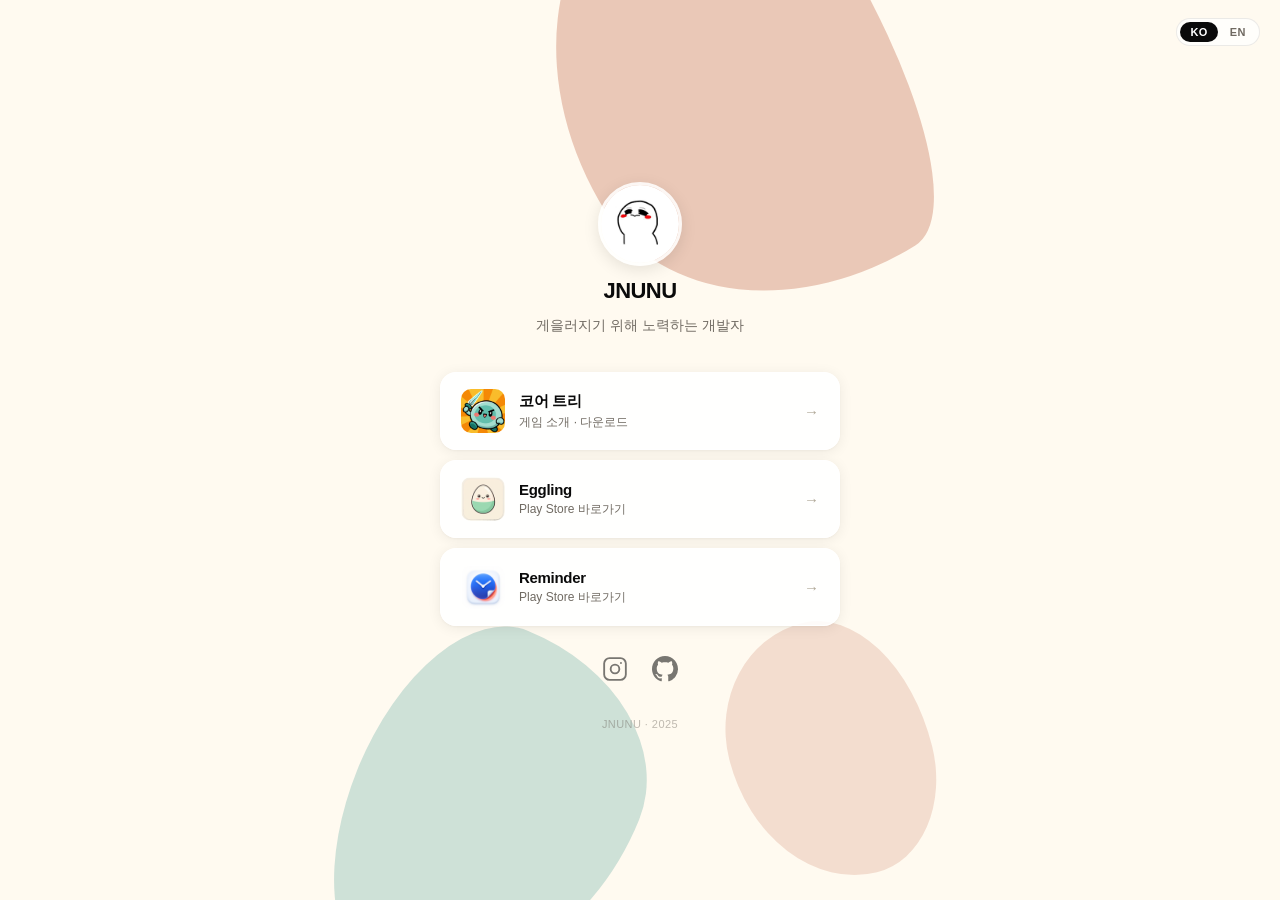
<file: index.html>
﻿<!doctype html>
<html lang="ko">
<head>
<meta charset="utf-8">
<meta name="viewport" content="width=device-width, initial-scale=1">
<title>JNUNU</title>
<meta name="description" content="게을러지기 위해 노력하는 개발자">
<meta property="og:title" content="JNUNU">
<meta property="og:description" content="게을러지기 위해 노력하는 개발자">
<style>
:root {
  --canvas: #fffaf0;
  --navy:   #0d1919;
  --white:  #ffffff;
  --ink:    #0a0a0a;
  --muted:  #706a62;
  --green:  #3db368;
  --terra:  #c9785a;
  --teal:   #6fb0a8;
}

*, ::before, ::after { box-sizing: border-box; margin: 0; padding: 0; }

html, body {
  height: 100%;
}

body {
  background: var(--canvas);
  color: var(--ink);
  font-family: Inter, 'Apple SD Gothic Neo', 'Malgun Gothic', -apple-system, BlinkMacSystemFont, sans-serif;
  min-height: 100dvh;
  display: flex;
  flex-direction: column;
  align-items: center;
  justify-content: center;
  padding: 56px 28px 44px;
  overflow-x: hidden;
  position: relative;
}

/* ── Organic clay blobs ────────────────────────── */
.blobs {
  position: fixed;
  inset: 0;
  pointer-events: none;
  z-index: 0;
  overflow: hidden;
}

.blob {
  position: absolute;
}

/* Terracotta — top, leans right */
.b-terra-top {
  width: 340px;
  height: 460px;
  background: var(--terra);
  opacity: 0.38;
  top: -140px;
  left: calc(50% - 80px);
  border-radius: 62% 38% 28% 72% / 58% 32% 68% 42%;
  transform: rotate(-32deg);
}

/* Teal — bottom, leans left */
.b-teal-bot {
  width: 280px;
  height: 370px;
  background: var(--teal);
  opacity: 0.34;
  bottom: -100px;
  right: calc(50% + 10px);
  border-radius: 38% 62% 68% 32% / 52% 36% 64% 48%;
  transform: rotate(22deg);
}

/* Small terra — bottom right accent */
.b-terra-bot {
  width: 200px;
  height: 260px;
  background: var(--terra);
  opacity: 0.22;
  bottom: 20px;
  left: calc(50% + 90px);
  border-radius: 52% 48% 42% 58% / 44% 58% 42% 56%;
  transform: rotate(-14deg);
}

/* ── Page content ──────────────────────────────── */
.page {
  position: relative;
  z-index: 1;
  width: 100%;
  max-width: 400px;
  display: flex;
  flex-direction: column;
  align-items: center;
}

/* ── Profile ───────────────────────────────────── */
.profile {
  display: flex;
  flex-direction: column;
  align-items: center;
  gap: 12px;
  margin-bottom: 36px;
}

.avatar {
  width: 84px;
  height: 84px;
  border-radius: 50%;
  overflow: hidden;
  border: 3px solid rgba(255, 255, 255, 0.85);
  box-shadow: 0 4px 16px rgba(0, 0, 0, 0.10);
  flex-shrink: 0;
}
.avatar img {
  width: 100%;
  height: 100%;
  object-fit: cover;
  display: block;
}

.name {
  font-size: 22px;
  font-weight: 600;
  letter-spacing: -0.025em;
  color: var(--ink);
}

.bio {
  font-size: 13.5px;
  color: var(--muted);
  text-align: center;
  line-height: 1.55;
}

/* ── Link buttons ──────────────────────────────── */
.links {
  width: 100%;
  display: flex;
  flex-direction: column;
  gap: 10px;
  margin-bottom: 30px;
}

.btn {
  display: flex;
  align-items: center;
  gap: 14px;
  width: 100%;
  padding: 16px 20px;
  border-radius: 16px;
  background: rgba(255,255,255,0.88);
  border: 1px solid rgba(255,255,255,0.96);
  box-shadow: 0 2px 14px rgba(0,0,0,0.07), 0 1px 3px rgba(0,0,0,0.04);
  text-decoration: none;
  color: var(--ink);
  transition: box-shadow 0.16s ease, transform 0.13s ease;
  -webkit-tap-highlight-color: transparent;
  user-select: none;
}

.btn:hover {
  box-shadow: 0 6px 24px rgba(0,0,0,0.11), 0 2px 6px rgba(0,0,0,0.05);
  transform: translateY(-2px);
}
.btn:active      { transform: translateY(0); opacity: 0.85; }
.btn:focus-visible {
  outline: 2px solid var(--ink);
  outline-offset: 3px;
}

.btn-icon-img {
  width: 44px;
  height: 44px;
  border-radius: 10px;
  flex-shrink: 0;
  object-fit: cover;
  display: block;
}

.btn-text {
  flex: 1;
  display: flex;
  flex-direction: column;
  gap: 3px;
  min-width: 0;
}

.btn-name {
  font-size: 15px;
  font-weight: 700;
  color: var(--ink);
  letter-spacing: -0.02em;
}

.btn-sub {
  font-size: 12px;
  color: var(--muted);
  font-weight: 400;
}

.btn-arr {
  font-size: 15px;
  color: #b0a898;
  flex-shrink: 0;
  transition: transform 0.13s ease, color 0.13s ease;
}

.btn:hover .btn-arr {
  transform: translateX(3px);
  color: var(--ink);
}

/* ── Social icons ──────────────────────────────── */
.socials {
  display: flex;
  align-items: center;
  gap: 24px;
}

.soc {
  display: flex;
  align-items: center;
  justify-content: center;
  color: var(--ink);
  opacity: 0.55;
  text-decoration: none;
  transition: opacity 0.14s ease;
  -webkit-tap-highlight-color: transparent;
}

.soc:hover       { opacity: 1; }
.soc:focus-visible {
  outline: 2px solid var(--ink);
  outline-offset: 3px;
  border-radius: 4px;
}

/* ── Lang toggle ───────────────────────────────── */
.lang-toggle {
  position: fixed;
  top: 18px;
  right: 20px;
  z-index: 10;
  display: flex;
  gap: 2px;
  background: rgba(255,255,255,0.72);
  border: 1px solid rgba(0,0,0,0.08);
  border-radius: 20px;
  padding: 3px;
  backdrop-filter: blur(8px);
}
.lang-btn {
  font-size: 11px;
  font-weight: 600;
  letter-spacing: 0.04em;
  padding: 4px 10px;
  border-radius: 16px;
  border: none;
  background: transparent;
  color: var(--muted);
  cursor: pointer;
  transition: background 0.15s, color 0.15s;
}
.lang-btn.active {
  background: var(--ink);
  color: #fff;
}

/* ── Footer ────────────────────────────────────── */
.footer {
  margin-top: 36px;
  font-size: 11px;
  color: var(--muted);
  opacity: 0.45;
  letter-spacing: 0.04em;
}

/* ── Entry animation ───────────────────────────── */
@media (prefers-reduced-motion: no-preference) {
  .page {
    animation: rise 0.5s cubic-bezier(0.22, 1, 0.36, 1) both;
  }
  @keyframes rise {
    from { opacity: 0; transform: translateY(12px); }
    to   { opacity: 1; transform: none; }
  }
}
</style>
</head>
<body>

<!-- Lang toggle -->
<div class="lang-toggle" role="group" aria-label="Language">
  <button class="lang-btn active" data-lang="ko" onclick="setLang('ko')">KO</button>
  <button class="lang-btn"        data-lang="en" onclick="setLang('en')">EN</button>
</div>

<!-- Clay organic blobs -->
<div class="blobs" aria-hidden="true">
  <div class="blob b-terra-top"></div>
  <div class="blob b-teal-bot"></div>
  <div class="blob b-terra-bot"></div>
</div>

<div class="page">

  <!-- Profile -->
  <div class="profile">
    <div class="avatar"><img src="[data-uri]" alt="JNuNu 프로필"></div>
    <div class="name">JNUNU</div>
    <p class="bio" data-ko="게을러지기 위해 노력하는 개발자" data-en="Developer who automates to be lazy">게을러지기 위해 노력하는 개발자</p>
  </div>

  <!-- Apps -->
  <div class="links">
    <a class="btn"
       href="/coretree/">
      <img class="btn-icon-img" src="[data-uri]" alt="코어 트리 아이콘">
      <div class="btn-text">
        <span class="btn-name" data-ko="코어 트리" data-en="Core Tree">코어 트리</span>
        <span class="btn-sub" data-ko="게임 소개 · 다운로드" data-en="About &amp; download">게임 소개 · 다운로드</span>
      </div>
      <span class="btn-arr" aria-hidden="true">→</span>
    </a>
    <a class="btn"
       href="https://play.google.com/store/apps/details?id=com.eggling.app"
       target="_blank" rel="noopener noreferrer">
      <img class="btn-icon-img" src="[data-uri]" alt="Eggling 아이콘">
      <div class="btn-text">
        <span class="btn-name">Eggling</span>
        <span class="btn-sub" data-ko="Play Store 바로가기" data-en="Get on Play Store">Play Store 바로가기</span>
      </div>
      <span class="btn-arr" aria-hidden="true">→</span>
    </a>
    <a class="btn"
       href="https://play.google.com/store/apps/details?id=com.jnunu.reminder"
       target="_blank" rel="noopener noreferrer">
      <img class="btn-icon-img" src="[data-uri]" alt="Reminder 아이콘">
      <div class="btn-text">
        <span class="btn-name">Reminder</span>
        <span class="btn-sub" data-ko="Play Store 바로가기" data-en="Get on Play Store">Play Store 바로가기</span>
      </div>
      <span class="btn-arr" aria-hidden="true">→</span>
    </a>
  </div>

  <!-- Social row -->
  <div class="socials">
    <a class="soc"
       href="https://www.instagram.com/jnunu_00/"
       target="_blank" rel="noopener noreferrer"
       aria-label="Instagram @jnunu_00">
      <svg width="26" height="26" viewBox="0 0 24 24" fill="none"
           stroke="currentColor" stroke-width="1.7"
           stroke-linecap="round" stroke-linejoin="round">
        <rect x="2" y="2" width="20" height="20" rx="5"/>
        <circle cx="12" cy="12" r="4"/>
        <circle cx="17.5" cy="6.5" r="0.9" fill="currentColor" stroke="none"/>
      </svg>
    </a>
    <a class="soc"
       href="https://github.com/InSange"
       target="_blank" rel="noopener noreferrer"
       aria-label="GitHub InSange">
      <svg width="26" height="26" viewBox="0 0 24 24" fill="currentColor">
        <path d="M12 0C5.37 0 0 5.37 0 12c0 5.31 3.435 9.795 8.205
          11.385.6.105.825-.255.825-.57 0-.285-.015-1.23-.015-2.235
          -3.015.555-3.795-.735-4.035-1.41-.135-.345-.72-1.41-1.23-1.695
          -.42-.225-1.02-.78-.015-.795.945-.015 1.62.87 1.845 1.23
          1.08 1.815 2.805 1.305 3.495.99.105-.78.42-1.305.765-1.605
          -2.67-.3-5.46-1.335-5.46-5.925 0-1.305.465-2.385 1.23-3.225
          -.12-.3-.54-1.53.12-3.18 0 0 1.005-.315 3.3 1.23.96-.27
          1.98-.405 3-.405s2.04.135 3 .405c2.295-1.56 3.3-1.23 3.3-1.23
          .66 1.65.24 2.88.12 3.18.765.84 1.23 1.905 1.23 3.225
          0 4.605-2.805 5.625-5.475 5.925.435.375.81 1.095.81 2.22
          0 1.605-.015 2.895-.015 3.3 0 .315.225.69.825.57
          A12.02 12.02 0 0 0 24 12c0-6.63-5.37-12-12-12z"/>
      </svg>
    </a>
  </div>

  <footer class="footer">JNUNU &middot; 2025</footer>
</div>


<script>
function setLang(lang) {
  document.querySelectorAll('[data-ko]').forEach(el => {
    el.textContent = el.dataset[lang];
  });
  document.querySelectorAll('.lang-btn').forEach(btn => {
    btn.classList.toggle('active', btn.dataset.lang === lang);
  });
  localStorage.setItem('lang', lang);
}
(function () {
  const saved = localStorage.getItem('lang');
  if (saved && saved !== 'ko') setLang(saved);
})();
</script>
</body>
</html>
</file>
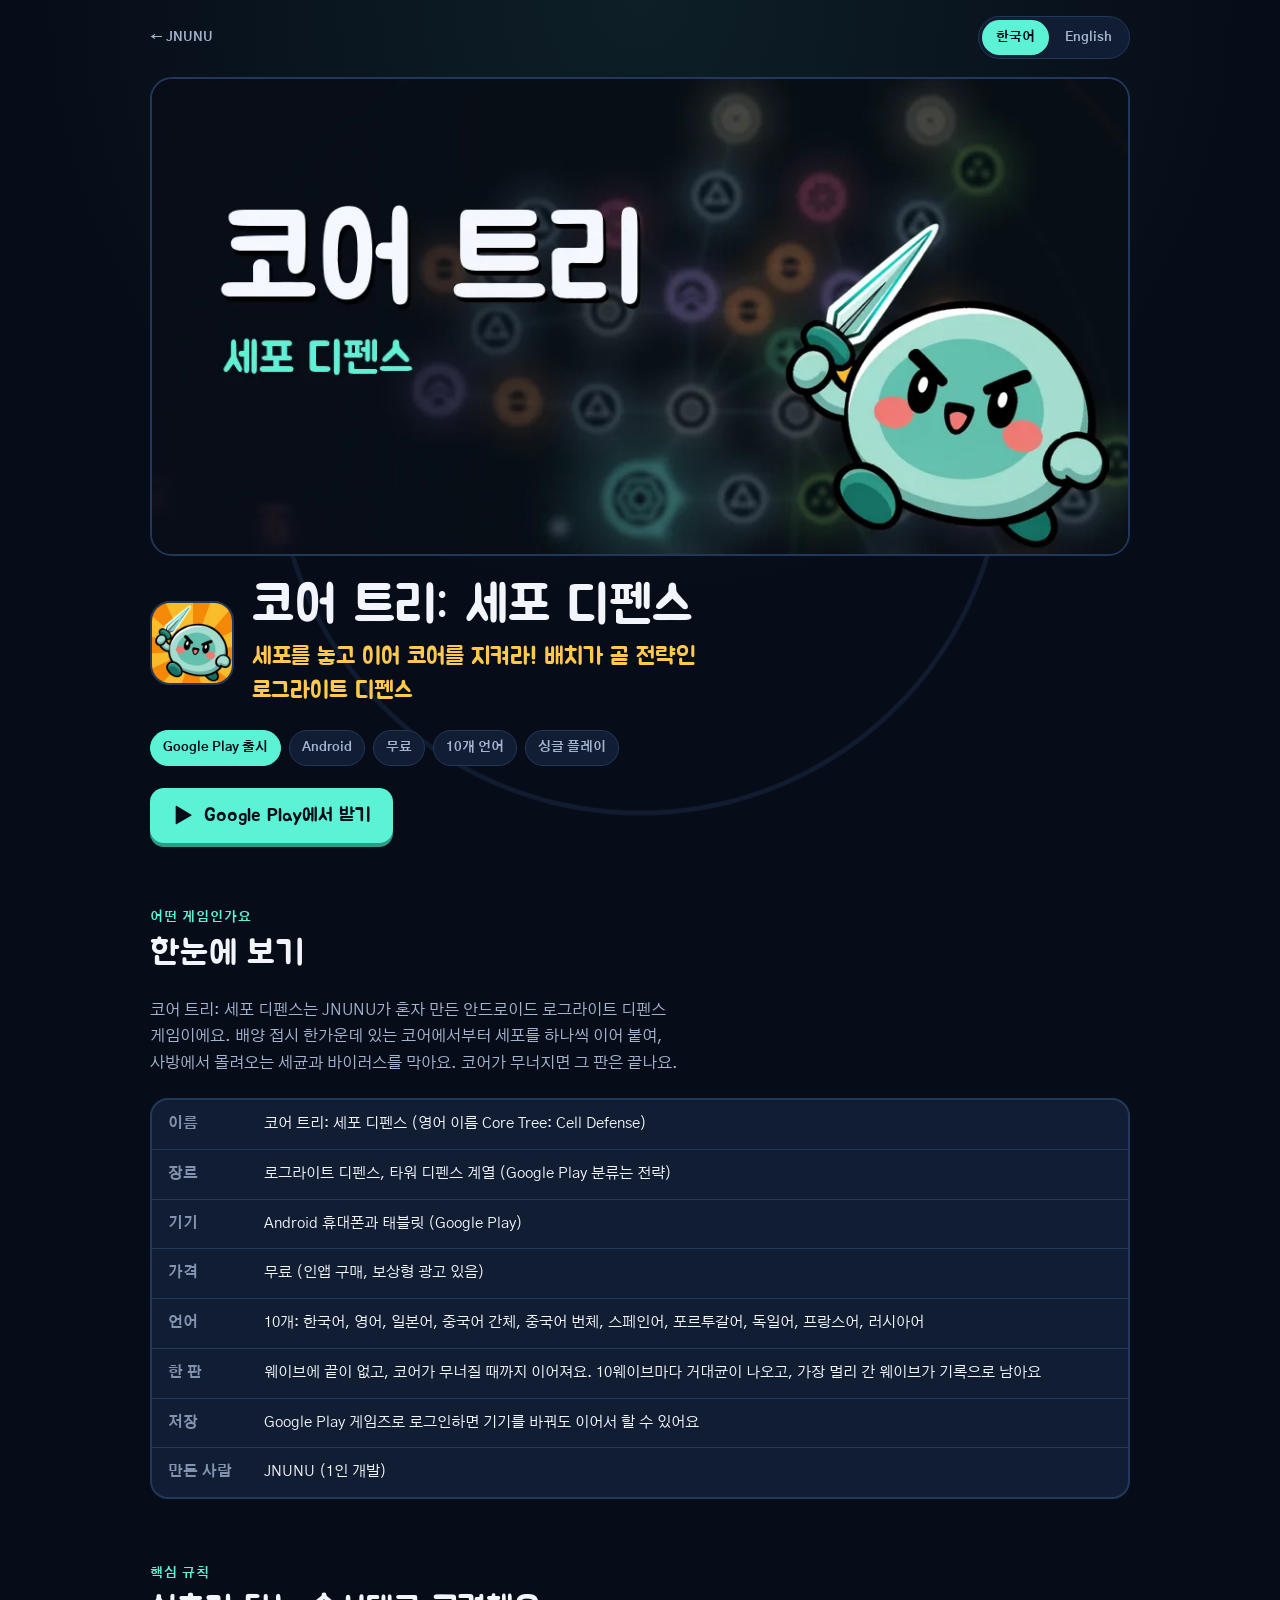
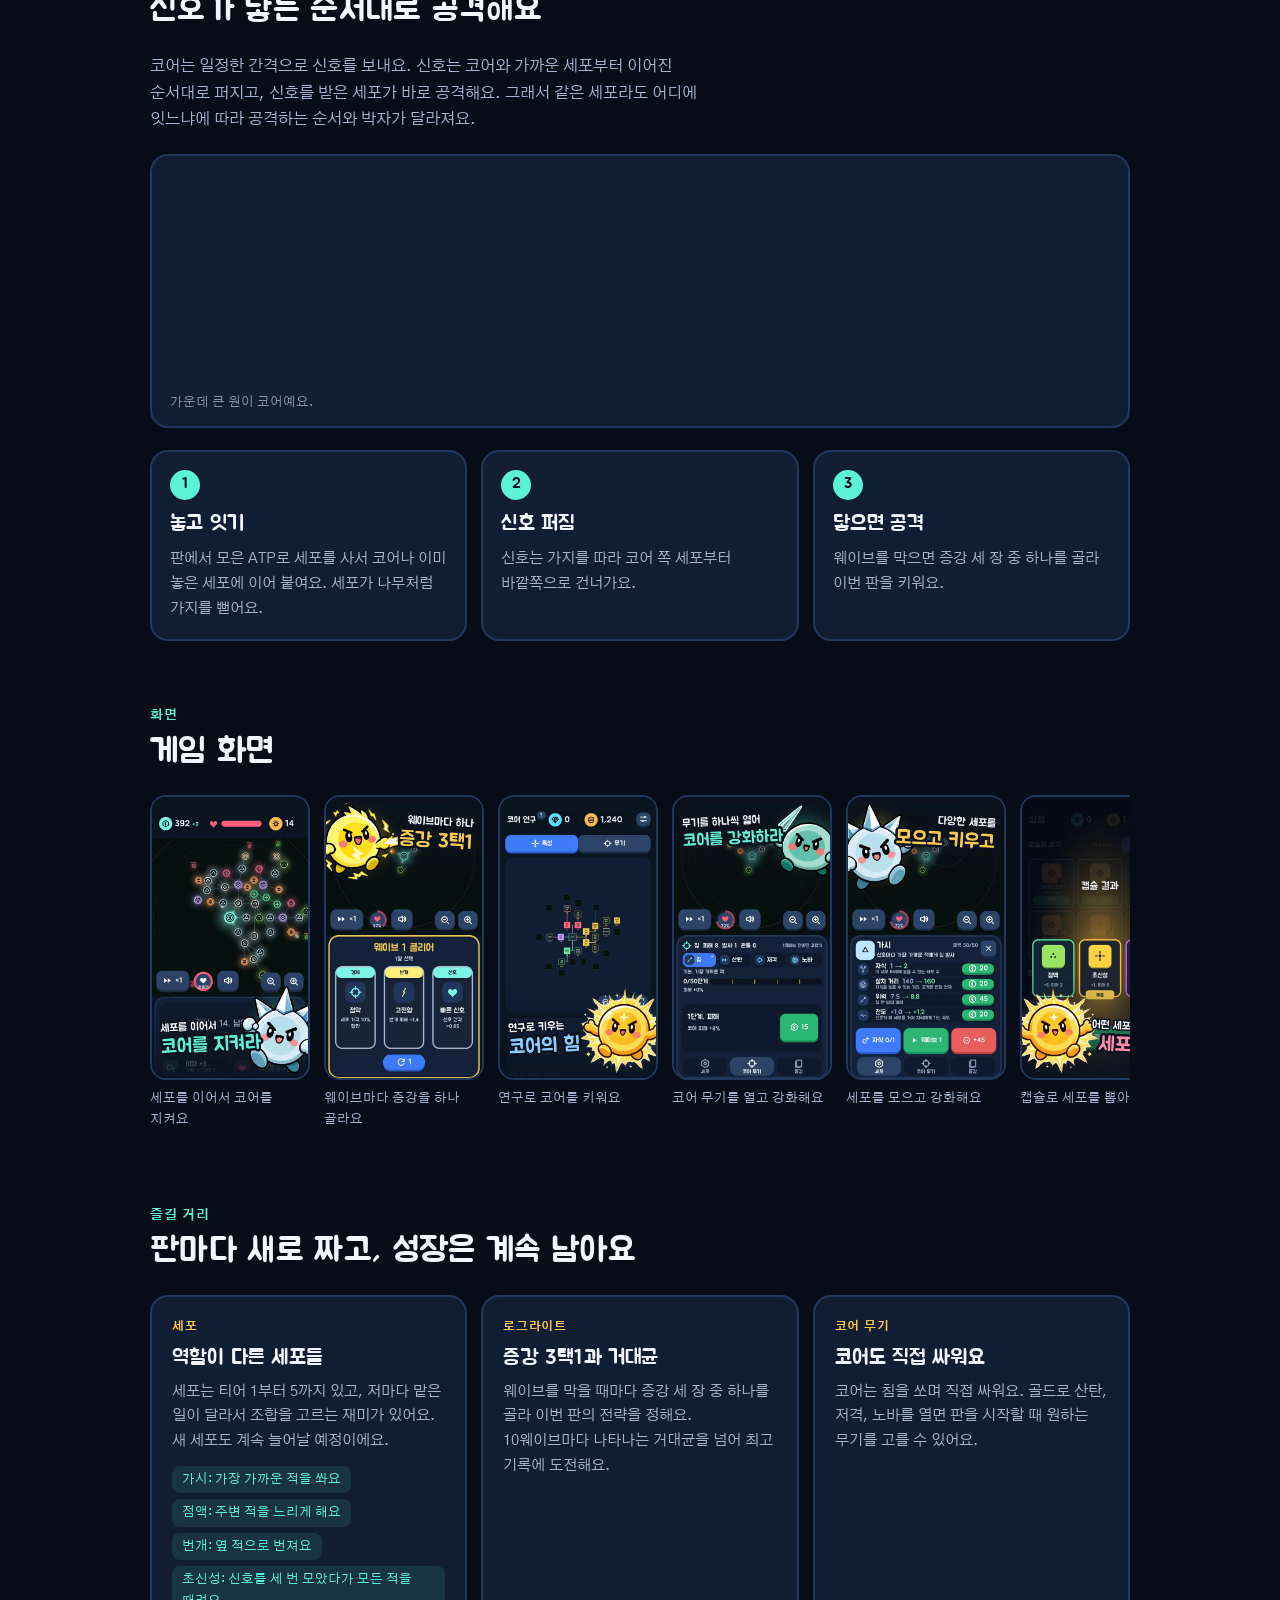
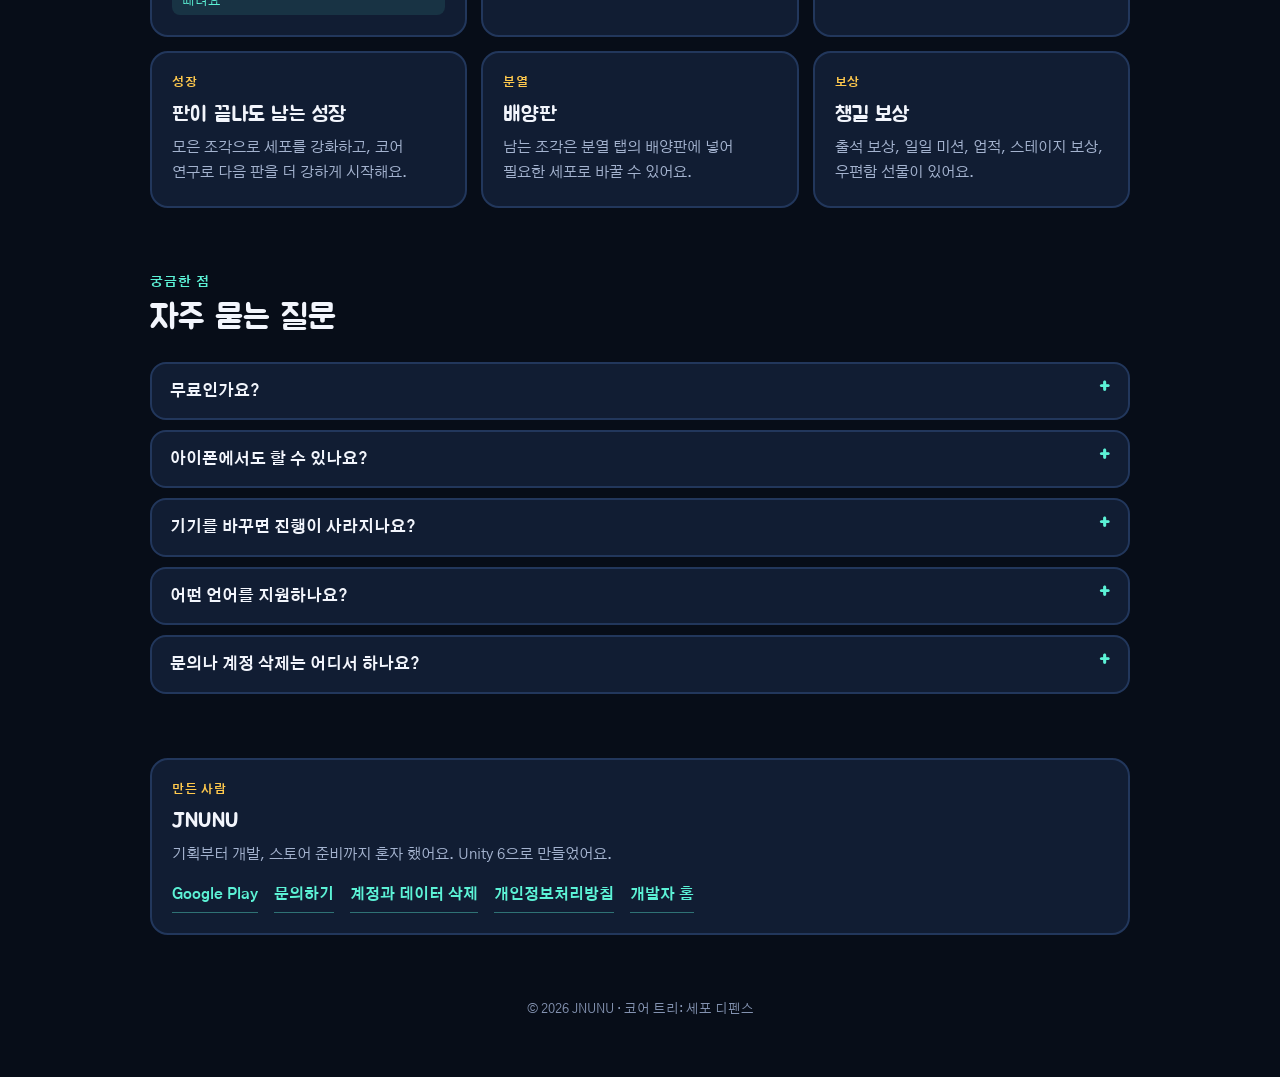
<file: coretree/index.html>
<!doctype html>
<html lang="ko">
<head>
<meta charset="utf-8">
<meta name="viewport" content="width=device-width, initial-scale=1, viewport-fit=cover">
<title>코어 트리: 세포 디펜스 | 세포를 이어 코어를 지키는 로그라이트 디펜스</title>
<meta name="description" content="코어 트리: 세포 디펜스는 세포를 이어 코어를 지키는 안드로이드 로그라이트 디펜스 게임이에요. 코어의 신호가 닿는 순서대로 세포가 공격해서, 어디에 잇느냐가 곧 전략이에요. Google Play에서 무료로 받을 수 있어요.">
<link rel="canonical" href="https://insange.github.io/coretree/">
<link rel="alternate" hreflang="ko" href="https://insange.github.io/coretree/">
<link rel="alternate" hreflang="en" href="https://insange.github.io/coretree/en/">
<link rel="alternate" hreflang="x-default" href="https://insange.github.io/coretree/en/">
<meta name="theme-color" content="#070d18">
<link rel="icon" type="image/png" sizes="32x32" href="/coretree/img/favicon-32.png">
<link rel="apple-touch-icon" href="/coretree/img/apple-touch-icon.png">

<meta property="og:type" content="website">
<meta property="og:site_name" content="JNUNU">
<meta property="og:url" content="https://insange.github.io/coretree/">
<meta property="og:title" content="코어 트리: 세포 디펜스">
<meta property="og:description" content="세포를 이어 코어를 지키는 로그라이트 디펜스. 신호가 닿는 순서대로 공격해서 배치가 곧 전략이에요. Android, 무료.">
<meta property="og:image" content="https://insange.github.io/coretree/img/feature.jpg">
<meta property="og:image:width" content="1024">
<meta property="og:image:height" content="500">
<meta property="og:image:alt" content="코어 트리 그래픽 이미지: 칼을 든 세포 캐릭터와 이어진 세포들">
<meta property="og:locale" content="ko_KR">
<meta property="og:locale:alternate" content="en_US">
<meta name="twitter:card" content="summary_large_image">

<link rel="preconnect" href="https://fonts.googleapis.com">
<link rel="preconnect" href="https://fonts.gstatic.com" crossorigin>
<link rel="stylesheet" href="https://fonts.googleapis.com/css2?family=Jua&family=Gothic+A1:wght@400;700&display=swap">
<link rel="stylesheet" href="/coretree/site.css">

<script type="application/ld+json">
{
  "@context": "https://schema.org",
  "@type": ["VideoGame", "MobileApplication"],
  "@id": "https://insange.github.io/coretree/#game",
  "name": "코어 트리: 세포 디펜스",
  "alternateName": ["Core Tree: Cell Defense", "코어 트리", "Core Tree"],
  "url": "https://insange.github.io/coretree/",
  "description": "세포를 이어 코어를 지키는 안드로이드 로그라이트 디펜스 게임. 코어가 일정한 간격으로 보내는 신호가 가까운 세포부터 이어진 순서대로 퍼지고, 신호를 받은 세포가 바로 공격한다. 웨이브는 코어가 무너질 때까지 이어지고, 웨이브를 막을 때마다 증강 세 장 중 하나를 고르며, 10웨이브마다 거대균이 나온다. 무료이며 인앱 구매와 보상형 광고가 있다.",
  "genre": ["로그라이트", "타워 디펜스", "전략"],
  "gamePlatform": "Android",
  "operatingSystem": "Android",
  "applicationCategory": "GameApplication",
  "playMode": "SinglePlayer",
  "inLanguage": ["ko", "en", "ja", "zh-Hans", "zh-Hant", "es", "pt", "de", "fr", "ru"],
  "isAccessibleForFree": true,
  "offers": {
    "@type": "Offer",
    "price": "0",
    "priceCurrency": "USD",
    "availability": "https://schema.org/InStock",
    "url": "https://play.google.com/store/apps/details?id=com.insange.coretree",
    "description": "무료. 인앱 구매와 보상형 광고가 있다."
  },
  "installUrl": "https://play.google.com/store/apps/details?id=com.insange.coretree",
  "sameAs": ["https://play.google.com/store/apps/details?id=com.insange.coretree"],
  "author": { "@type": "Person", "name": "JNUNU", "url": "https://insange.github.io/", "sameAs": ["https://github.com/InSange"] },
  "publisher": { "@type": "Person", "name": "JNUNU", "url": "https://insange.github.io/" },
  "image": "https://insange.github.io/coretree/img/icon-512.jpg",
  "thumbnailUrl": "https://insange.github.io/coretree/img/icon-512.jpg",
  "screenshot": [
    "https://insange.github.io/coretree/img/ko-1-battle.webp",
    "https://insange.github.io/coretree/img/ko-2-augments.webp",
    "https://insange.github.io/coretree/img/ko-3-research.webp",
    "https://insange.github.io/coretree/img/ko-4-core-weapon.webp",
    "https://insange.github.io/coretree/img/ko-5-cell-upgrade.webp",
    "https://insange.github.io/coretree/img/ko-6-capsule.webp",
    "https://insange.github.io/coretree/img/ko-7-division.webp",
    "https://insange.github.io/coretree/img/ko-8-home.webp"
  ]
}
</script>
</head>
<body>
<nav class="top" aria-label="사이트">
  <a class="home" href="/">← JNUNU</a>
  <div class="lang">
    <a href="/coretree/" hreflang="ko" lang="ko" aria-current="page">한국어</a>
    <a href="/coretree/en/" hreflang="en" lang="en">English</a>
  </div>
</nav>

<main>
  <header class="hero">
    <figure class="hero-art"><img src="/coretree/img/feature.webp" width="1024" height="500" fetchpriority="high" alt="코어 트리 그래픽 이미지: 칼을 든 세포 캐릭터와 어두운 배양 접시 위에 이어진 세포들"></figure>
    <div class="hero-head">
      <img src="/coretree/img/icon-192.webp" width="192" height="192" alt="코어 트리 앱 아이콘">
      <div>
        <h1>코어 트리: 세포 디펜스</h1>
        <p class="tagline">세포를 놓고 이어 코어를 지켜라! 배치가 곧 전략인 로그라이트 디펜스</p>
      </div>
    </div>
    <ul class="chips" aria-label="요약">
      <li class="live">Google Play 출시</li>
      <li>Android</li>
      <li>무료</li>
      <li>10개 언어</li>
      <li>싱글 플레이</li>
    </ul>
    <a class="store-btn" href="https://play.google.com/store/apps/details?id=com.insange.coretree" rel="noopener">
      <svg width="22" height="22" viewBox="0 0 24 24" aria-hidden="true"><path fill="currentColor" d="M4 2.6v18.8c0 .5.5.8.9.6l16.3-9.4c.4-.2.4-.8 0-1L4.9 2c-.4-.2-.9.1-.9.6z"/></svg>
      Google Play에서 받기
    </a>
  </header>

  <section class="sec" aria-labelledby="about-title">
    <div class="sec-head">
      <p class="eyebrow">어떤 게임인가요</p>
      <h2 id="about-title">한눈에 보기</h2>
    </div>
    <p class="lead">코어 트리: 세포 디펜스는 JNUNU가 혼자 만든 안드로이드 로그라이트 디펜스 게임이에요. 배양 접시 한가운데 있는 코어에서부터 세포를 하나씩 이어 붙여, 사방에서 몰려오는 세균과 바이러스를 막아요. 코어가 무너지면 그 판은 끝나요.</p>
    <dl class="facts">
      <dt>이름</dt><dd>코어 트리: 세포 디펜스 (영어 이름 Core Tree: Cell Defense)</dd>
      <dt>장르</dt><dd>로그라이트 디펜스, 타워 디펜스 계열 (Google Play 분류는 전략)</dd>
      <dt>기기</dt><dd>Android 휴대폰과 태블릿 (Google Play)</dd>
      <dt>가격</dt><dd>무료 (인앱 구매, 보상형 광고 있음)</dd>
      <dt>언어</dt><dd>10개: 한국어, 영어, 일본어, 중국어 간체, 중국어 번체, 스페인어, 포르투갈어, 독일어, 프랑스어, 러시아어</dd>
      <dt>한 판</dt><dd>웨이브에 끝이 없고, 코어가 무너질 때까지 이어져요. 10웨이브마다 거대균이 나오고, 가장 멀리 간 웨이브가 기록으로 남아요</dd>
      <dt>저장</dt><dd>Google Play 게임즈로 로그인하면 기기를 바꿔도 이어서 할 수 있어요</dd>
      <dt>만든 사람</dt><dd>JNUNU (1인 개발)</dd>
    </dl>
  </section>

  <section class="sec" aria-labelledby="how-title">
    <div class="sec-head">
      <p class="eyebrow">핵심 규칙</p>
      <h2 id="how-title">신호가 닿는 순서대로 공격해요</h2>
    </div>
    <p class="lead">코어는 일정한 간격으로 신호를 보내요. 신호는 코어와 가까운 세포부터 이어진 순서대로 퍼지고, 신호를 받은 세포가 바로 공격해요. 그래서 같은 세포라도 어디에 잇느냐에 따라 공격하는 순서와 박자가 달라져요.</p>
    <figure class="pulse-demo">
      <canvas id="pulse" role="img" aria-label="코어에서 나간 신호가 이어진 세포를 따라 가까운 것부터 차례로 닿는 그림"></canvas>
      <figcaption>가운데 큰 원이 코어예요.</figcaption>
    </figure>
    <ol class="steps">
      <li class="step"><span class="n" aria-hidden="true">1</span><h3>놓고 잇기</h3><p>판에서 모은 ATP로 세포를 사서 코어나 이미 놓은 세포에 이어 붙여요. 세포가 나무처럼 가지를 뻗어요.</p></li>
      <li class="step"><span class="n" aria-hidden="true">2</span><h3>신호 퍼짐</h3><p>신호는 가지를 따라 코어 쪽 세포부터 바깥쪽으로 건너가요.</p></li>
      <li class="step"><span class="n" aria-hidden="true">3</span><h3>닿으면 공격</h3><p>웨이브를 막으면 증강 세 장 중 하나를 골라 이번 판을 키워요.</p></li>
    </ol>
  </section>

  <section class="sec" aria-labelledby="shots-title">
    <div class="sec-head">
      <p class="eyebrow">화면</p>
      <h2 id="shots-title">게임 화면</h2>
    </div>
    <div class="strip" tabindex="0" role="region" aria-label="게임 화면 8장, 옆으로 넘겨 보기">
      <figure><img src="/coretree/img/ko-1-battle.webp" width="540" height="960" loading="lazy" decoding="async" alt="전투 화면: 코어에서 뻗어 나간 세포 나무가 적을 막는 중"><figcaption>세포를 이어서 코어를 지켜요</figcaption></figure>
      <figure><img src="/coretree/img/ko-2-augments.webp" width="540" height="960" loading="lazy" decoding="async" alt="웨이브 1 클리어 뒤 증강 카드 세 장 중 하나를 고르는 화면"><figcaption>웨이브마다 증강을 하나 골라요</figcaption></figure>
      <figure><img src="/coretree/img/ko-3-research.webp" width="540" height="960" loading="lazy" decoding="async" alt="코어 연구 화면"><figcaption>연구로 코어를 키워요</figcaption></figure>
      <figure><img src="/coretree/img/ko-4-core-weapon.webp" width="540" height="960" loading="lazy" decoding="async" alt="코어 무기 침, 산탄, 저격, 노바를 고르고 강화하는 화면"><figcaption>코어 무기를 열고 강화해요</figcaption></figure>
      <figure><img src="/coretree/img/ko-5-cell-upgrade.webp" width="540" height="960" loading="lazy" decoding="async" alt="가시 세포 정보와 강화 화면"><figcaption>세포를 모으고 강화해요</figcaption></figure>
      <figure><img src="/coretree/img/ko-6-capsule.webp" width="540" height="960" loading="lazy" decoding="async" alt="세포 캡슐 결과: 점액, 초신성, 번개 카드"><figcaption>캡슐로 세포를 뽑아요</figcaption></figure>
      <figure><img src="/coretree/img/ko-7-division.webp" width="540" height="960" loading="lazy" decoding="async" alt="분열 탭의 배양판 화면"><figcaption>남는 조각을 필요한 조각으로 바꿔요</figcaption></figure>
      <figure><img src="/coretree/img/ko-8-home.webp" width="540" height="960" loading="lazy" decoding="async" alt="로비 화면과 스테이지 보상"><figcaption>출석과 미션 보상을 챙겨요</figcaption></figure>
    </div>
  </section>

  <section class="sec" aria-labelledby="feat-title">
    <div class="sec-head">
      <p class="eyebrow">즐길 거리</p>
      <h2 id="feat-title">판마다 새로 짜고, 성장은 계속 남아요</h2>
    </div>
    <div class="grid">
      <article class="card">
        <span class="tag">세포</span>
        <h3>역할이 다른 세포들</h3>
        <p>세포는 티어 1부터 5까지 있고, 저마다 맡은 일이 달라서 조합을 고르는 재미가 있어요. 새 세포도 계속 늘어날 예정이에요.</p>
        <ul class="cells"><li>가시: 가장 가까운 적을 쏴요</li><li>점액: 주변 적을 느리게 해요</li><li>번개: 옆 적으로 번져요</li><li>초신성: 신호를 세 번 모았다가 모든 적을 때려요</li></ul>
      </article>
      <article class="card">
        <span class="tag">로그라이트</span>
        <h3>증강 3택1과 거대균</h3>
        <p>웨이브를 막을 때마다 증강 세 장 중 하나를 골라 이번 판의 전략을 정해요. 10웨이브마다 나타나는 거대균을 넘어 최고 기록에 도전해요.</p>
      </article>
      <article class="card">
        <span class="tag">코어 무기</span>
        <h3>코어도 직접 싸워요</h3>
        <p>코어는 침을 쏘며 직접 싸워요. 골드로 산탄, 저격, 노바를 열면 판을 시작할 때 원하는 무기를 고를 수 있어요.</p>
      </article>
      <article class="card">
        <span class="tag">성장</span>
        <h3>판이 끝나도 남는 성장</h3>
        <p>모은 조각으로 세포를 강화하고, 코어 연구로 다음 판을 더 강하게 시작해요.</p>
      </article>
      <article class="card">
        <span class="tag">분열</span>
        <h3>배양판</h3>
        <p>남는 조각은 분열 탭의 배양판에 넣어 필요한 세포로 바꿀 수 있어요.</p>
      </article>
      <article class="card">
        <span class="tag">보상</span>
        <h3>챙길 보상</h3>
        <p>출석 보상, 일일 미션, 업적, 스테이지 보상, 우편함 선물이 있어요.</p>
      </article>
    </div>
  </section>

  <section class="sec" aria-labelledby="faq-title">
    <div class="sec-head">
      <p class="eyebrow">궁금한 점</p>
      <h2 id="faq-title">자주 묻는 질문</h2>
    </div>
    <div class="faq">
      <details>
        <summary>무료인가요?</summary>
        <p>네, 무료로 받아서 할 수 있어요. 인앱 구매와 보상형 광고가 있지만 둘 다 원할 때만 이용하면 돼요.</p>
      </details>
      <details>
        <summary>아이폰에서도 할 수 있나요?</summary>
        <p>아직은 Android(Google Play)에서만 할 수 있어요.</p>
      </details>
      <details>
        <summary>기기를 바꾸면 진행이 사라지나요?</summary>
        <p>Google Play 게임즈로 로그인하면 진행이 계정에 저장돼요. 새 기기에서 같은 계정으로 로그인하면 이어서 할 수 있어요.</p>
      </details>
      <details>
        <summary>어떤 언어를 지원하나요?</summary>
        <p>한국어, 영어, 일본어, 중국어 간체, 중국어 번체, 스페인어, 포르투갈어, 독일어, 프랑스어, 러시아어 10개 언어를 지원해요.</p>
      </details>
      <details>
        <summary>문의나 계정 삭제는 어디서 하나요?</summary>
        <p>문의는 <a href="/coretree/support/?lang=ko">문의 페이지</a>에서 보내 주세요. 계정과 데이터를 지우는 방법은 <a href="/coretree/delete-account/?lang=ko">삭제 안내</a>에 있어요.</p>
      </details>
    </div>
  </section>

  <section class="sec" aria-labelledby="made-title">
    <article class="card">
      <span class="tag">만든 사람</span>
      <h2 id="made-title" class="h3">JNUNU</h2>
      <p>기획부터 개발, 스토어 준비까지 혼자 했어요. Unity 6으로 만들었어요.</p>
      <div class="links">
        <a href="https://play.google.com/store/apps/details?id=com.insange.coretree" rel="noopener">Google Play</a>
        <a href="/coretree/support/?lang=ko">문의하기</a>
        <a href="/coretree/delete-account/?lang=ko">계정과 데이터 삭제</a>
        <a href="https://insange.github.io/cell-pulse-privacy/?lang=ko">개인정보처리방침</a>
        <a href="/">개발자 홈</a>
      </div>
    </article>
  </section>

  <footer>© 2026 JNUNU · 코어 트리: 세포 디펜스</footer>
</main>

<script src="/coretree/pulse.js" defer></script>
</body>
</html>
</file>
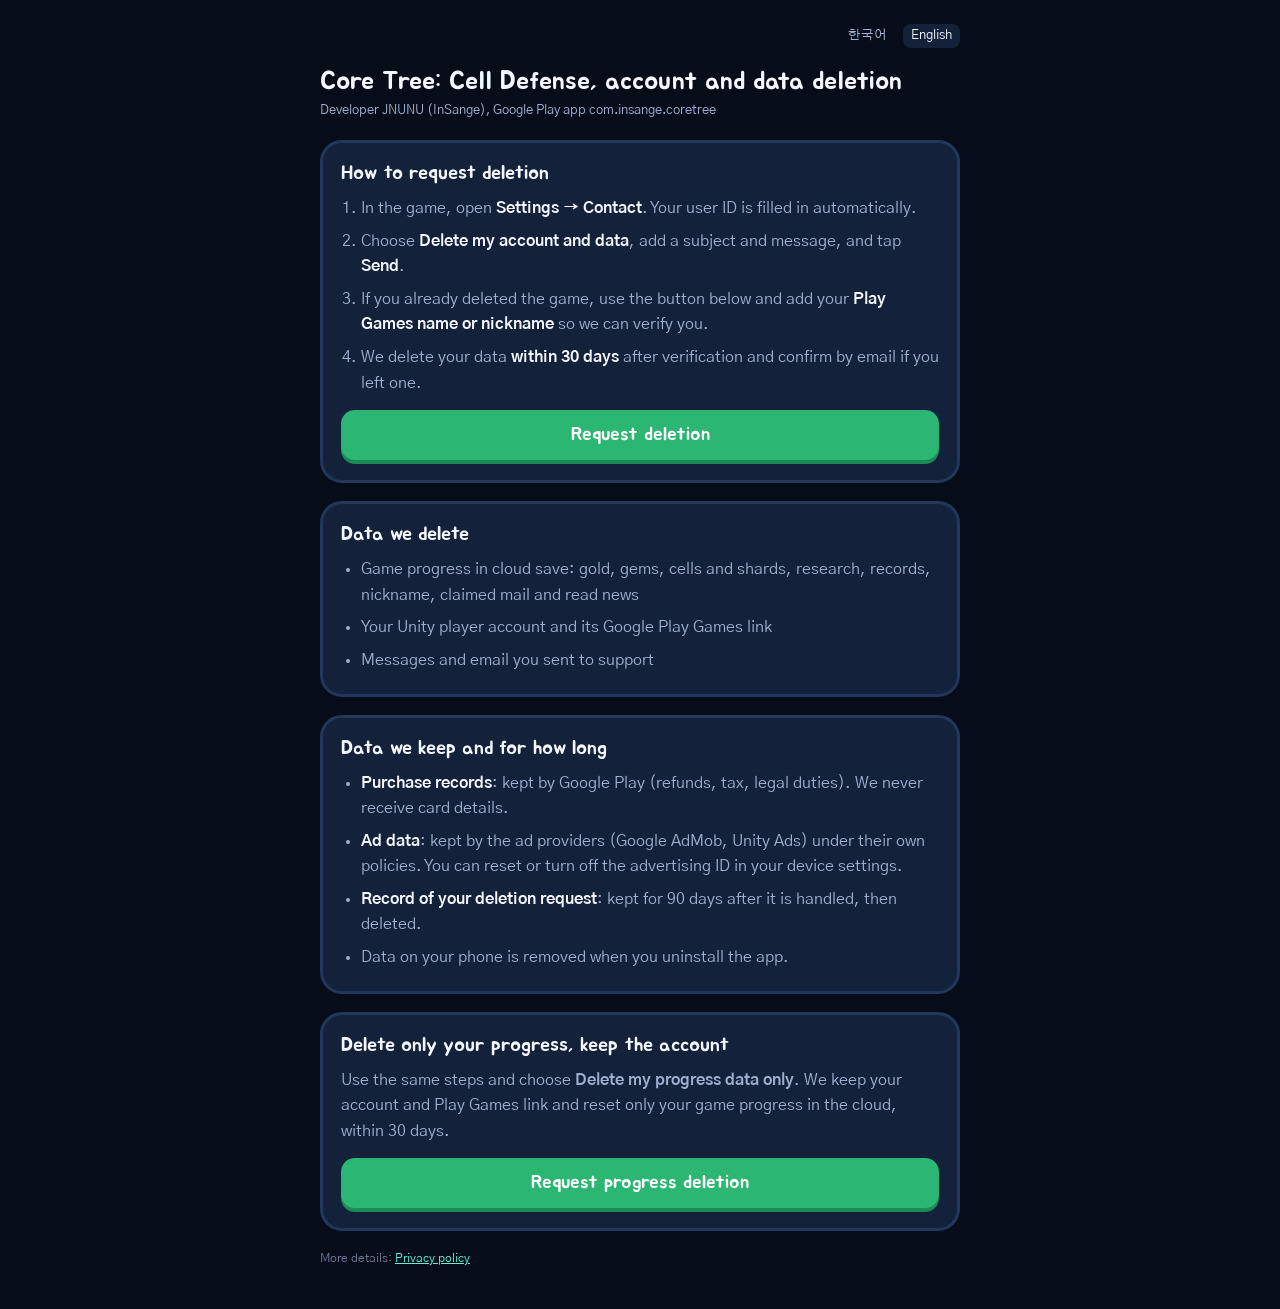
<file: coretree/delete-account/index.html>
<!doctype html>
<html lang="ko">
<head>
<meta charset="utf-8">
<meta name="viewport" content="width=device-width, initial-scale=1, viewport-fit=cover">
<title>Core Tree Account Deletion</title>
<link rel="preconnect" href="https://fonts.googleapis.com">
<link rel="preconnect" href="https://fonts.gstatic.com" crossorigin>
<link rel="stylesheet" href="https://fonts.googleapis.com/css2?family=Jua&family=Gothic+A1:wght@500;700&display=swap">
<style>
  :root {
    color-scheme: dark;
    --page: #070d18; --panel: #13213a; --edge: #22375c; --well: #0a1220; --text: #f4f7ff; --dim: #9fb0cf; --soft: #6c7a98;
    --buy: #2bb673; --buy-d: #1c8a55; --accent: #5cf2d6;
    --display: "Jua", "Apple SD Gothic Neo", "Malgun Gothic", sans-serif;
    --body: "Gothic A1", "Apple SD Gothic Neo", "Malgun Gothic", "Noto Sans", sans-serif;
  }
  * { box-sizing: border-box; }
  [hidden] { display: none !important; }
  html, body { margin: 0; background: var(--page); color: var(--text); font-family: var(--body); }
  body { padding-inline: 16px; padding-block: max(24px, env(safe-area-inset-top)) 40px; }
  main { max-width: 640px; margin: 0 auto; display: grid; gap: 18px; }
  nav { display: flex; gap: 8px; justify-content: flex-end; }
  nav a { color: var(--dim); font-size: 13px; text-decoration: none; padding: 4px 8px; border-radius: 8px; }
  nav a[aria-current="true"] { color: var(--text); background: var(--panel); }
  h1 { font-family: var(--display); font-weight: 400; font-size: 26px; margin: 0; line-height: 1.2; text-wrap: balance; }
  .who { color: var(--dim); font-size: 13px; margin: 4px 0 0; }
  section { background: var(--panel); border: 3px solid var(--edge); border-radius: 22px; padding: 18px 18px 20px; display: grid; gap: 10px; }
  h2 { font-family: var(--display); font-weight: 400; font-size: 20px; margin: 0; }
  ol, ul { margin: 0; padding-left: 20px; display: grid; gap: 7px; line-height: 1.6; color: var(--dim); }
  ol b, ul b { color: var(--text); }
  p { margin: 0; color: var(--dim); line-height: 1.6; }
  .go { display: block; text-align: center; font-family: var(--display); font-size: 19px; color: #fff; background: var(--buy); border-radius: 14px; padding: 13px; box-shadow: 0 4px 0 var(--buy-d); text-decoration: none; margin-top: 4px; }
  .go:focus-visible { outline: 3px solid var(--accent); outline-offset: 3px; }
  [lang-block] { display: none; }
  body[data-lang="ko"] [lang-block="ko"], body[data-lang="en"] [lang-block="en"] { display: grid; gap: 18px; }
  .foot { color: var(--soft); font-size: 12px; }
  .foot a { color: var(--accent); }
</style>
</head>
<body data-lang="ko">
<main>
  <nav aria-label="Language"><a href="?lang=ko" id="lk">한국어</a><a href="?lang=en" id="le">English</a></nav>

  <div lang-block="ko" lang="ko">
    <div>
      <h1>코어 트리: 세포 디펜스, 계정과 데이터 삭제</h1>
      <p class="who">개발자 JNUNU (InSange), Google Play 앱 com.insange.coretree</p>
    </div>
    <section>
      <h2>계정과 데이터 삭제 요청 방법</h2>
      <ol>
        <li>게임에서 <b>설정 → 문의하기</b>를 누릅니다. 유저 ID가 자동으로 들어갑니다.</li>
        <li>항목에서 <b>계정과 데이터 삭제 요청</b>을 고르고, 제목과 내용을 적어 <b>보내기</b>를 누릅니다.</li>
        <li>게임을 이미 지웠다면 아래 버튼으로 문의 페이지를 열고, 본인 확인을 위해 <b>Play 게임즈 이름 또는 별명</b>을 적어 주세요.</li>
        <li>확인 뒤 <b>30일 안에</b> 삭제하고, 이메일을 남겼다면 완료를 알려 드립니다.</li>
      </ol>
      <a class="go" href="../support/?lang=ko#delete">삭제 요청하기</a>
    </section>
    <section>
      <h2>삭제되는 데이터</h2>
      <ul>
        <li>클라우드에 저장된 게임 진행: 골드, 보석, 세포와 조각, 연구, 기록, 별명, 받은 우편과 읽은 공지</li>
        <li>Unity 플레이어 계정과 Google Play 게임즈 연결</li>
        <li>문의하며 보낸 내용과 이메일</li>
      </ul>
    </section>
    <section>
      <h2>남는 데이터와 보관 기간</h2>
      <ul>
        <li><b>결제 기록</b>: Google Play가 보관합니다 (환불, 세금, 법적 의무). 개발자는 카드 정보를 받지 않습니다.</li>
        <li><b>광고 데이터</b>: 광고 제공자(Google AdMob, Unity Ads)가 각자의 방침에 따라 보관합니다. 기기 설정에서 광고 ID를 재설정하거나 끌 수 있습니다.</li>
        <li><b>삭제 요청 기록</b>: 처리 증빙을 위해 처리 뒤 90일 동안 보관하고 지웁니다.</li>
        <li>휴대폰에 남은 데이터는 앱을 지우면 함께 지워집니다.</li>
      </ul>
    </section>
    <section id="data">
      <h2>계정은 두고 진행 데이터만 지우기</h2>
      <p>같은 방법으로 문의하기에서 <b>진행 데이터만 삭제 요청</b>을 고르면, 계정과 Play 게임즈 연결은 남기고 클라우드의 게임 진행만 처음 상태로 지웁니다. 30일 안에 처리합니다.</p>
      <a class="go" href="../support/?lang=ko#data">진행 데이터만 삭제 요청하기</a>
    </section>
    <p class="foot">자세한 내용: <a href="https://insange.github.io/cell-pulse-privacy/?lang=ko">개인정보 처리방침</a></p>
  </div>

  <div lang-block="en" lang="en">
    <div>
      <h1>Core Tree: Cell Defense, account and data deletion</h1>
      <p class="who">Developer JNUNU (InSange), Google Play app com.insange.coretree</p>
    </div>
    <section>
      <h2>How to request deletion</h2>
      <ol>
        <li>In the game, open <b>Settings → Contact</b>. Your user ID is filled in automatically.</li>
        <li>Choose <b>Delete my account and data</b>, add a subject and message, and tap <b>Send</b>.</li>
        <li>If you already deleted the game, use the button below and add your <b>Play Games name or nickname</b> so we can verify you.</li>
        <li>We delete your data <b>within 30 days</b> after verification and confirm by email if you left one.</li>
      </ol>
      <a class="go" href="../support/?lang=en#delete">Request deletion</a>
    </section>
    <section>
      <h2>Data we delete</h2>
      <ul>
        <li>Game progress in cloud save: gold, gems, cells and shards, research, records, nickname, claimed mail and read news</li>
        <li>Your Unity player account and its Google Play Games link</li>
        <li>Messages and email you sent to support</li>
      </ul>
    </section>
    <section>
      <h2>Data we keep and for how long</h2>
      <ul>
        <li><b>Purchase records</b>: kept by Google Play (refunds, tax, legal duties). We never receive card details.</li>
        <li><b>Ad data</b>: kept by the ad providers (Google AdMob, Unity Ads) under their own policies. You can reset or turn off the advertising ID in your device settings.</li>
        <li><b>Record of your deletion request</b>: kept for 90 days after it is handled, then deleted.</li>
        <li>Data on your phone is removed when you uninstall the app.</li>
      </ul>
    </section>
    <section id="data-en">
      <h2>Delete only your progress, keep the account</h2>
      <p>Use the same steps and choose <b>Delete my progress data only</b>. We keep your account and Play Games link and reset only your game progress in the cloud, within 30 days.</p>
      <a class="go" href="../support/?lang=en#data">Request progress deletion</a>
    </section>
    <p class="foot">More details: <a href="https://insange.github.io/cell-pulse-privacy/?lang=en">Privacy policy</a></p>
  </div>
</main>
<script>
  (function () {
    var q = new URLSearchParams(location.search).get("lang");
    var l = q || ((navigator.language || "en").slice(0, 2) === "ko" ? "ko" : "en");
    if (l !== "ko") l = "en";
    document.body.setAttribute("data-lang", l);
    document.documentElement.lang = l;
    document.getElementById(l === "ko" ? "lk" : "le").setAttribute("aria-current", "true");
    if (location.hash === "#data" && l === "en") document.getElementById("data-en").scrollIntoView();
  })();
</script>
</body>
</html>
</file>
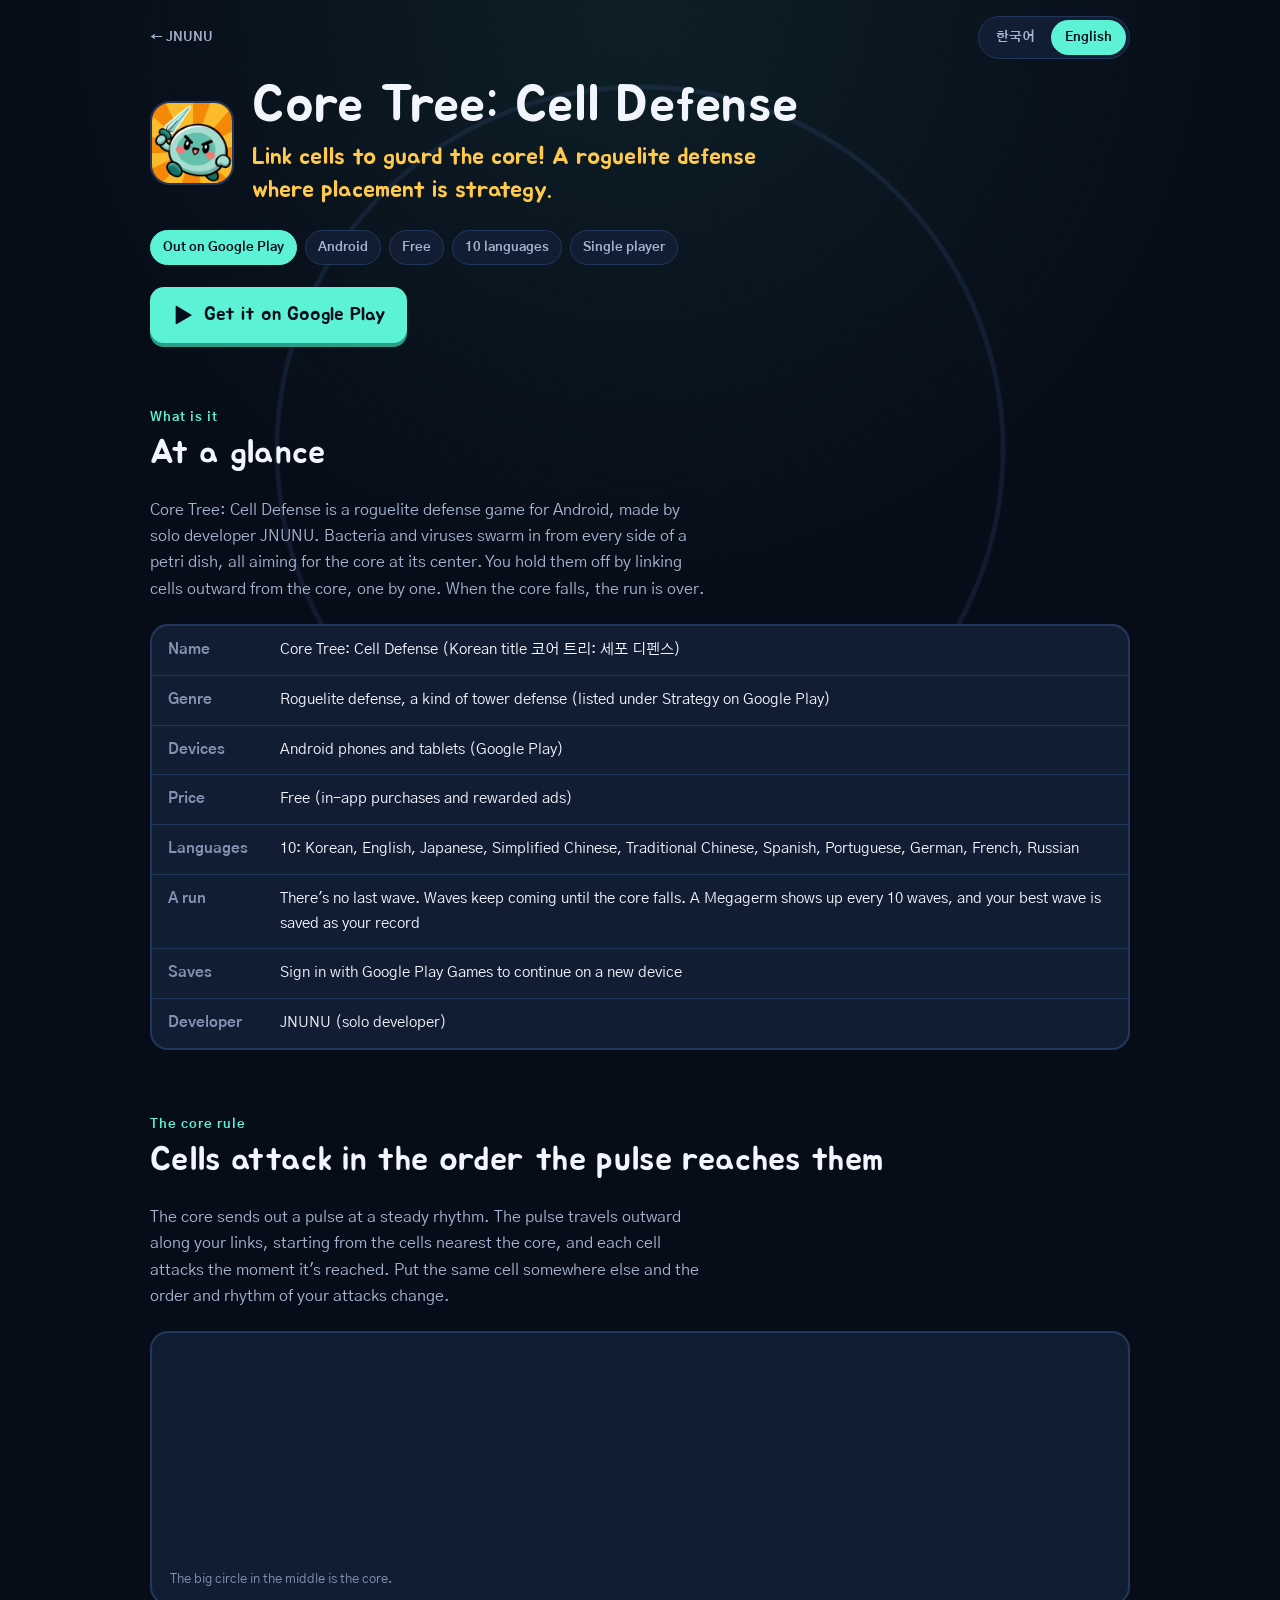
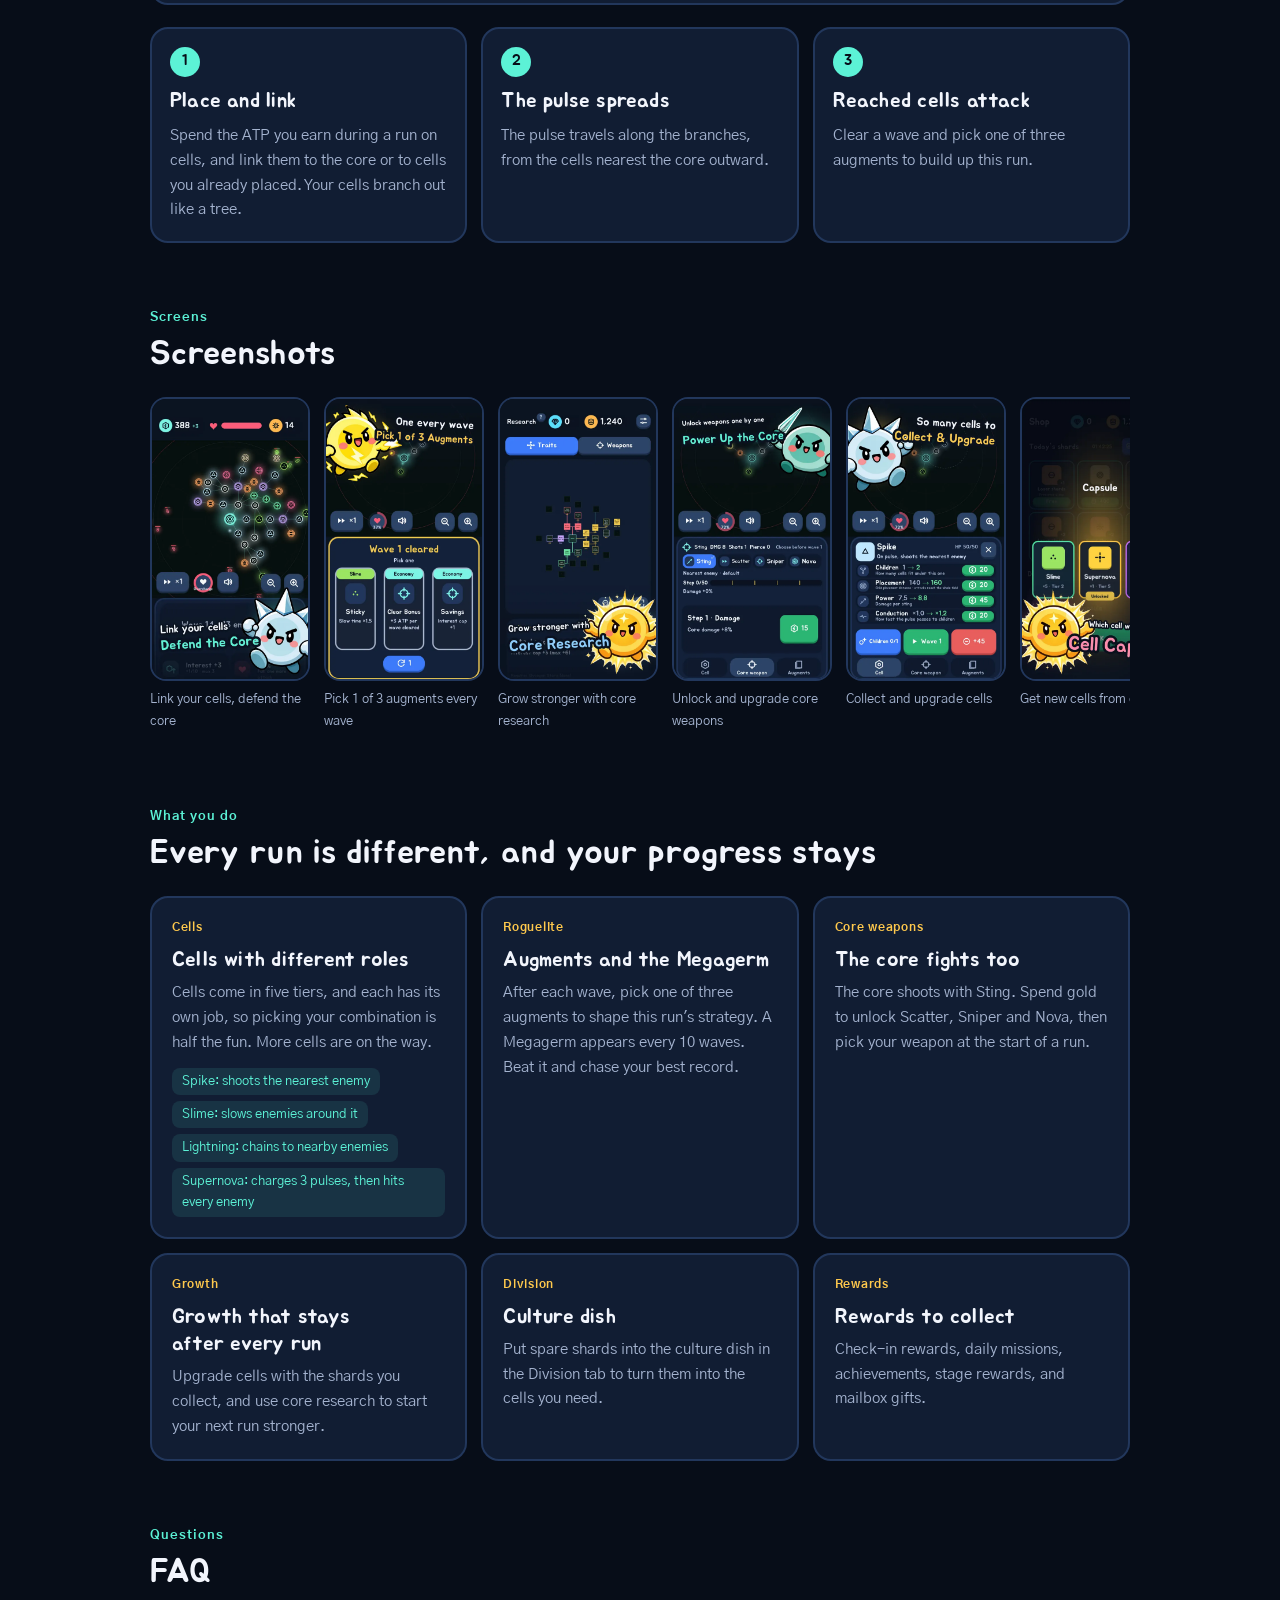
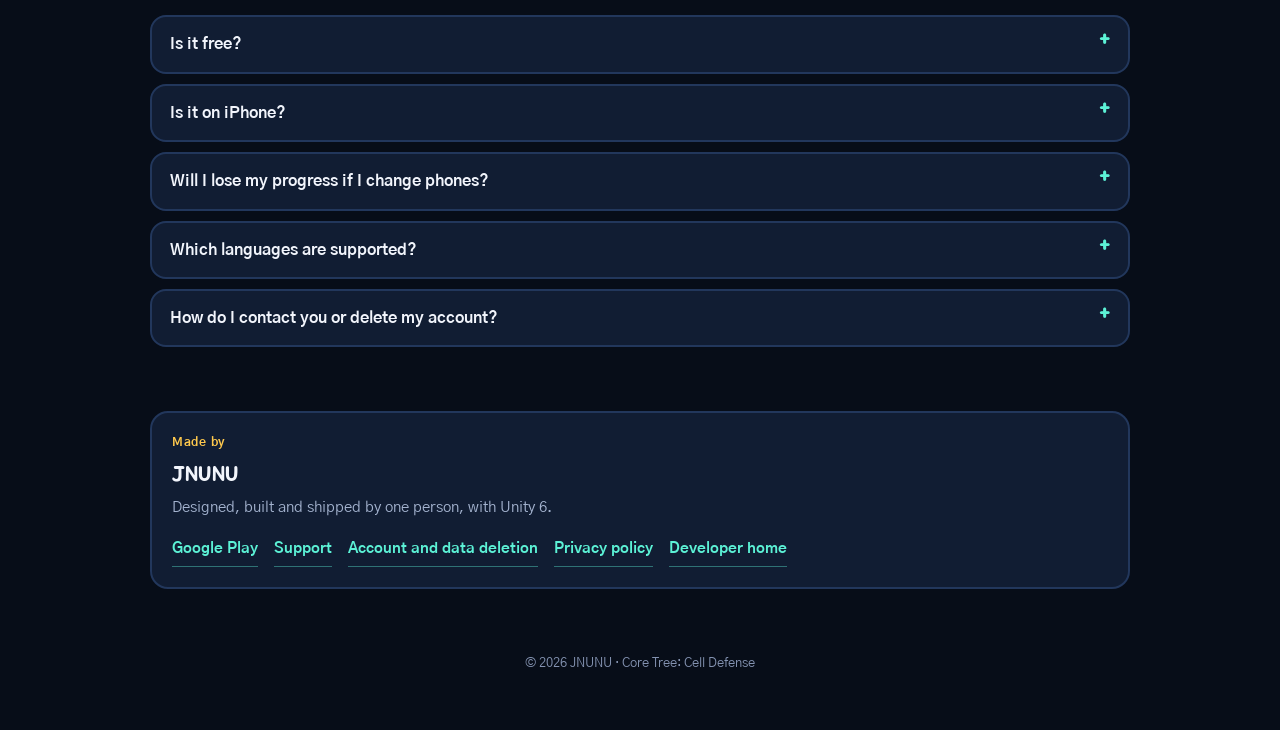
<file: coretree/en/index.html>
<!doctype html>
<html lang="en">
<head>
<meta charset="utf-8">
<meta name="viewport" content="width=device-width, initial-scale=1, viewport-fit=cover">
<title>Core Tree: Cell Defense | Roguelite defense game for Android</title>
<meta name="description" content="Core Tree: Cell Defense is a roguelite defense game for Android. Link cells to the core, and each cell attacks when the core's pulse reaches it. Free on Google Play.">
<link rel="canonical" href="https://insange.github.io/coretree/en/">
<link rel="alternate" hreflang="ko" href="https://insange.github.io/coretree/">
<link rel="alternate" hreflang="en" href="https://insange.github.io/coretree/en/">
<link rel="alternate" hreflang="x-default" href="https://insange.github.io/coretree/en/">
<meta name="theme-color" content="#070d18">
<link rel="icon" type="image/png" sizes="32x32" href="/coretree/img/favicon-32.png">
<link rel="apple-touch-icon" href="/coretree/img/apple-touch-icon.png">

<meta property="og:type" content="website">
<meta property="og:site_name" content="JNUNU">
<meta property="og:url" content="https://insange.github.io/coretree/en/">
<meta property="og:title" content="Core Tree: Cell Defense">
<meta property="og:description" content="Link cells to guard the core. A roguelite defense where placement is strategy. Free on Android.">
<meta property="og:image" content="https://insange.github.io/coretree/img/icon-512.jpg">
<meta property="og:image:width" content="512">
<meta property="og:image:height" content="512">
<meta property="og:image:alt" content="Core Tree app icon: a green cell holding a sword">
<meta property="og:locale" content="en_US">
<meta property="og:locale:alternate" content="ko_KR">
<meta name="twitter:card" content="summary">

<link rel="preconnect" href="https://fonts.googleapis.com">
<link rel="preconnect" href="https://fonts.gstatic.com" crossorigin>
<link rel="stylesheet" href="https://fonts.googleapis.com/css2?family=Jua&family=Gothic+A1:wght@400;700&display=swap">
<link rel="stylesheet" href="/coretree/site.css">

<script type="application/ld+json">
{
  "@context": "https://schema.org",
  "@type": ["VideoGame", "MobileApplication"],
  "@id": "https://insange.github.io/coretree/en/#game",
  "name": "Core Tree: Cell Defense",
  "alternateName": ["코어 트리: 세포 디펜스", "Core Tree"],
  "url": "https://insange.github.io/coretree/en/",
  "description": "A roguelite defense game for Android. The core sends out a pulse at a steady rhythm; the pulse travels along your links starting from the cells nearest the core, and each cell attacks the moment it is reached. Waves keep coming until the core falls. After each wave you pick one of three augments, and a Megagerm appears every 10 waves. Free to play with in-app purchases and rewarded ads.",
  "genre": ["Roguelite", "Tower defense", "Strategy"],
  "gamePlatform": "Android",
  "operatingSystem": "Android",
  "applicationCategory": "GameApplication",
  "playMode": "SinglePlayer",
  "inLanguage": ["ko", "en", "ja", "zh-Hans", "zh-Hant", "es", "pt", "de", "fr", "ru"],
  "isAccessibleForFree": true,
  "offers": {
    "@type": "Offer",
    "price": "0",
    "priceCurrency": "USD",
    "availability": "https://schema.org/InStock",
    "url": "https://play.google.com/store/apps/details?id=com.insange.coretree",
    "description": "Free. Contains in-app purchases and rewarded ads."
  },
  "installUrl": "https://play.google.com/store/apps/details?id=com.insange.coretree",
  "sameAs": ["https://play.google.com/store/apps/details?id=com.insange.coretree"],
  "author": { "@type": "Person", "name": "JNUNU", "url": "https://insange.github.io/", "sameAs": ["https://github.com/InSange"] },
  "publisher": { "@type": "Person", "name": "JNUNU", "url": "https://insange.github.io/" },
  "image": "https://insange.github.io/coretree/img/icon-512.jpg",
  "thumbnailUrl": "https://insange.github.io/coretree/img/icon-512.jpg",
  "screenshot": [
    "https://insange.github.io/coretree/img/en-1-battle.webp",
    "https://insange.github.io/coretree/img/en-2-augments.webp",
    "https://insange.github.io/coretree/img/en-3-research.webp",
    "https://insange.github.io/coretree/img/en-4-core-weapon.webp",
    "https://insange.github.io/coretree/img/en-5-cell-upgrade.webp",
    "https://insange.github.io/coretree/img/en-6-capsule.webp",
    "https://insange.github.io/coretree/img/en-7-division.webp",
    "https://insange.github.io/coretree/img/en-8-home.webp"
  ]
}
</script>
</head>
<body>
<nav class="top" aria-label="Site">
  <a class="home" href="/">← JNUNU</a>
  <div class="lang">
    <a href="/coretree/" hreflang="ko" lang="ko">한국어</a>
    <a href="/coretree/en/" hreflang="en" lang="en" aria-current="page">English</a>
  </div>
</nav>

<main>
  <header class="hero">
    <div class="hero-head">
      <img src="/coretree/img/icon-192.webp" width="192" height="192" alt="Core Tree app icon">
      <div>
        <h1>Core Tree: Cell Defense</h1>
        <p class="tagline">Link cells to guard the core! A roguelite defense where placement is strategy.</p>
      </div>
    </div>
    <ul class="chips" aria-label="Summary">
      <li class="live">Out on Google Play</li>
      <li>Android</li>
      <li>Free</li>
      <li>10 languages</li>
      <li>Single player</li>
    </ul>
    <a class="store-btn" href="https://play.google.com/store/apps/details?id=com.insange.coretree" rel="noopener">
      <svg width="22" height="22" viewBox="0 0 24 24" aria-hidden="true"><path fill="currentColor" d="M4 2.6v18.8c0 .5.5.8.9.6l16.3-9.4c.4-.2.4-.8 0-1L4.9 2c-.4-.2-.9.1-.9.6z"/></svg>
      Get it on Google Play
    </a>
  </header>

  <section class="sec" aria-labelledby="about-title">
    <div class="sec-head">
      <p class="eyebrow">What is it</p>
      <h2 id="about-title">At a glance</h2>
    </div>
    <p class="lead">Core Tree: Cell Defense is a roguelite defense game for Android, made by solo developer JNUNU. Bacteria and viruses swarm in from every side of a petri dish, all aiming for the core at its center. You hold them off by linking cells outward from the core, one by one. When the core falls, the run is over.</p>
    <dl class="facts">
      <dt>Name</dt><dd>Core Tree: Cell Defense (Korean title 코어 트리: 세포 디펜스)</dd>
      <dt>Genre</dt><dd>Roguelite defense, a kind of tower defense (listed under Strategy on Google Play)</dd>
      <dt>Devices</dt><dd>Android phones and tablets (Google Play)</dd>
      <dt>Price</dt><dd>Free (in-app purchases and rewarded ads)</dd>
      <dt>Languages</dt><dd>10: Korean, English, Japanese, Simplified Chinese, Traditional Chinese, Spanish, Portuguese, German, French, Russian</dd>
      <dt>A run</dt><dd>There's no last wave. Waves keep coming until the core falls. A Megagerm shows up every 10 waves, and your best wave is saved as your record</dd>
      <dt>Saves</dt><dd>Sign in with Google Play Games to continue on a new device</dd>
      <dt>Developer</dt><dd>JNUNU (solo developer)</dd>
    </dl>
  </section>

  <section class="sec" aria-labelledby="how-title">
    <div class="sec-head">
      <p class="eyebrow">The core rule</p>
      <h2 id="how-title">Cells attack in the order the pulse reaches them</h2>
    </div>
    <p class="lead">The core sends out a pulse at a steady rhythm. The pulse travels outward along your links, starting from the cells nearest the core, and each cell attacks the moment it's reached. Put the same cell somewhere else and the order and rhythm of your attacks change.</p>
    <figure class="pulse-demo">
      <canvas id="pulse" role="img" aria-label="A pulse leaving the core and reaching linked cells one after another, nearest first"></canvas>
      <figcaption>The big circle in the middle is the core.</figcaption>
    </figure>
    <ol class="steps">
      <li class="step"><span class="n" aria-hidden="true">1</span><h3>Place and link</h3><p>Spend the ATP you earn during a run on cells, and link them to the core or to cells you already placed. Your cells branch out like a tree.</p></li>
      <li class="step"><span class="n" aria-hidden="true">2</span><h3>The pulse spreads</h3><p>The pulse travels along the branches, from the cells nearest the core outward.</p></li>
      <li class="step"><span class="n" aria-hidden="true">3</span><h3>Reached cells attack</h3><p>Clear a wave and pick one of three augments to build up this run.</p></li>
    </ol>
  </section>

  <section class="sec" aria-labelledby="shots-title">
    <div class="sec-head">
      <p class="eyebrow">Screens</p>
      <h2 id="shots-title">Screenshots</h2>
    </div>
    <div class="strip" tabindex="0" role="region" aria-label="8 screenshots, scroll sideways">
      <figure><img src="/coretree/img/en-1-battle.webp" width="540" height="960" loading="lazy" decoding="async" alt="Battle: a tree of linked cells spreading from the core holds off enemies"><figcaption>Link your cells, defend the core</figcaption></figure>
      <figure><img src="/coretree/img/en-2-augments.webp" width="540" height="960" loading="lazy" decoding="async" alt="Wave 1 cleared: choosing one of three augment cards"><figcaption>Pick 1 of 3 augments every wave</figcaption></figure>
      <figure><img src="/coretree/img/en-3-research.webp" width="540" height="960" loading="lazy" decoding="async" alt="Core research screen"><figcaption>Grow stronger with core research</figcaption></figure>
      <figure><img src="/coretree/img/en-4-core-weapon.webp" width="540" height="960" loading="lazy" decoding="async" alt="Choosing and upgrading core weapons: Sting, Scatter, Sniper, Nova"><figcaption>Unlock and upgrade core weapons</figcaption></figure>
      <figure><img src="/coretree/img/en-5-cell-upgrade.webp" width="540" height="960" loading="lazy" decoding="async" alt="Spike cell details and upgrades"><figcaption>Collect and upgrade cells</figcaption></figure>
      <figure><img src="/coretree/img/en-6-capsule.webp" width="540" height="960" loading="lazy" decoding="async" alt="Cell capsule results: Slime, Supernova and Lightning cards"><figcaption>Get new cells from capsules</figcaption></figure>
      <figure><img src="/coretree/img/en-7-division.webp" width="540" height="960" loading="lazy" decoding="async" alt="Culture dish in the Division tab"><figcaption>Turn spare shards into shards you need</figcaption></figure>
      <figure><img src="/coretree/img/en-8-home.webp" width="540" height="960" loading="lazy" decoding="async" alt="Lobby screen with stage rewards"><figcaption>Daily check-ins and missions</figcaption></figure>
    </div>
  </section>

  <section class="sec" aria-labelledby="feat-title">
    <div class="sec-head">
      <p class="eyebrow">What you do</p>
      <h2 id="feat-title">Every run is different, and your progress stays</h2>
    </div>
    <div class="grid">
      <article class="card">
        <span class="tag">Cells</span>
        <h3>Cells with different roles</h3>
        <p>Cells come in five tiers, and each has its own job, so picking your combination is half the fun. More cells are on the way.</p>
        <ul class="cells"><li>Spike: shoots the nearest enemy</li><li>Slime: slows enemies around it</li><li>Lightning: chains to nearby enemies</li><li>Supernova: charges 3 pulses, then hits every enemy</li></ul>
      </article>
      <article class="card">
        <span class="tag">Roguelite</span>
        <h3>Augments and the Megagerm</h3>
        <p>After each wave, pick one of three augments to shape this run's strategy. A Megagerm appears every 10 waves. Beat it and chase your best record.</p>
      </article>
      <article class="card">
        <span class="tag">Core weapons</span>
        <h3>The core fights too</h3>
        <p>The core shoots with Sting. Spend gold to unlock Scatter, Sniper and Nova, then pick your weapon at the start of a run.</p>
      </article>
      <article class="card">
        <span class="tag">Growth</span>
        <h3>Growth that stays after every run</h3>
        <p>Upgrade cells with the shards you collect, and use core research to start your next run stronger.</p>
      </article>
      <article class="card">
        <span class="tag">Division</span>
        <h3>Culture dish</h3>
        <p>Put spare shards into the culture dish in the Division tab to turn them into the cells you need.</p>
      </article>
      <article class="card">
        <span class="tag">Rewards</span>
        <h3>Rewards to collect</h3>
        <p>Check-in rewards, daily missions, achievements, stage rewards, and mailbox gifts.</p>
      </article>
    </div>
  </section>

  <section class="sec" aria-labelledby="faq-title">
    <div class="sec-head">
      <p class="eyebrow">Questions</p>
      <h2 id="faq-title">FAQ</h2>
    </div>
    <div class="faq">
      <details>
        <summary>Is it free?</summary>
        <p>Yes, it's free to download and play. There are in-app purchases and rewarded ads, but both are optional.</p>
      </details>
      <details>
        <summary>Is it on iPhone?</summary>
        <p>Not yet. It's Android only, on Google Play.</p>
      </details>
      <details>
        <summary>Will I lose my progress if I change phones?</summary>
        <p>Sign in with Google Play Games and your progress is saved to your account. Sign in with the same account on the new device to continue.</p>
      </details>
      <details>
        <summary>Which languages are supported?</summary>
        <p>Korean, English, Japanese, Simplified Chinese, Traditional Chinese, Spanish, Portuguese, German, French and Russian.</p>
      </details>
      <details>
        <summary>How do I contact you or delete my account?</summary>
        <p>Send a message from the <a href="/coretree/support/?lang=en">support page</a>. To delete your account and data, see the <a href="/coretree/delete-account/?lang=en">account deletion page</a>.</p>
      </details>
    </div>
  </section>

  <section class="sec" aria-labelledby="made-title">
    <article class="card">
      <span class="tag">Made by</span>
      <h2 id="made-title" class="h3">JNUNU</h2>
      <p>Designed, built and shipped by one person, with Unity 6.</p>
      <div class="links">
        <a href="https://play.google.com/store/apps/details?id=com.insange.coretree" rel="noopener">Google Play</a>
        <a href="/coretree/support/?lang=en">Support</a>
        <a href="/coretree/delete-account/?lang=en">Account and data deletion</a>
        <a href="https://insange.github.io/cell-pulse-privacy/?lang=en">Privacy policy</a>
        <a href="/">Developer home</a>
      </div>
    </article>
  </section>

  <footer>© 2026 JNUNU · Core Tree: Cell Defense</footer>
</main>

<script src="/coretree/pulse.js" defer></script>
</body>
</html>
</file>
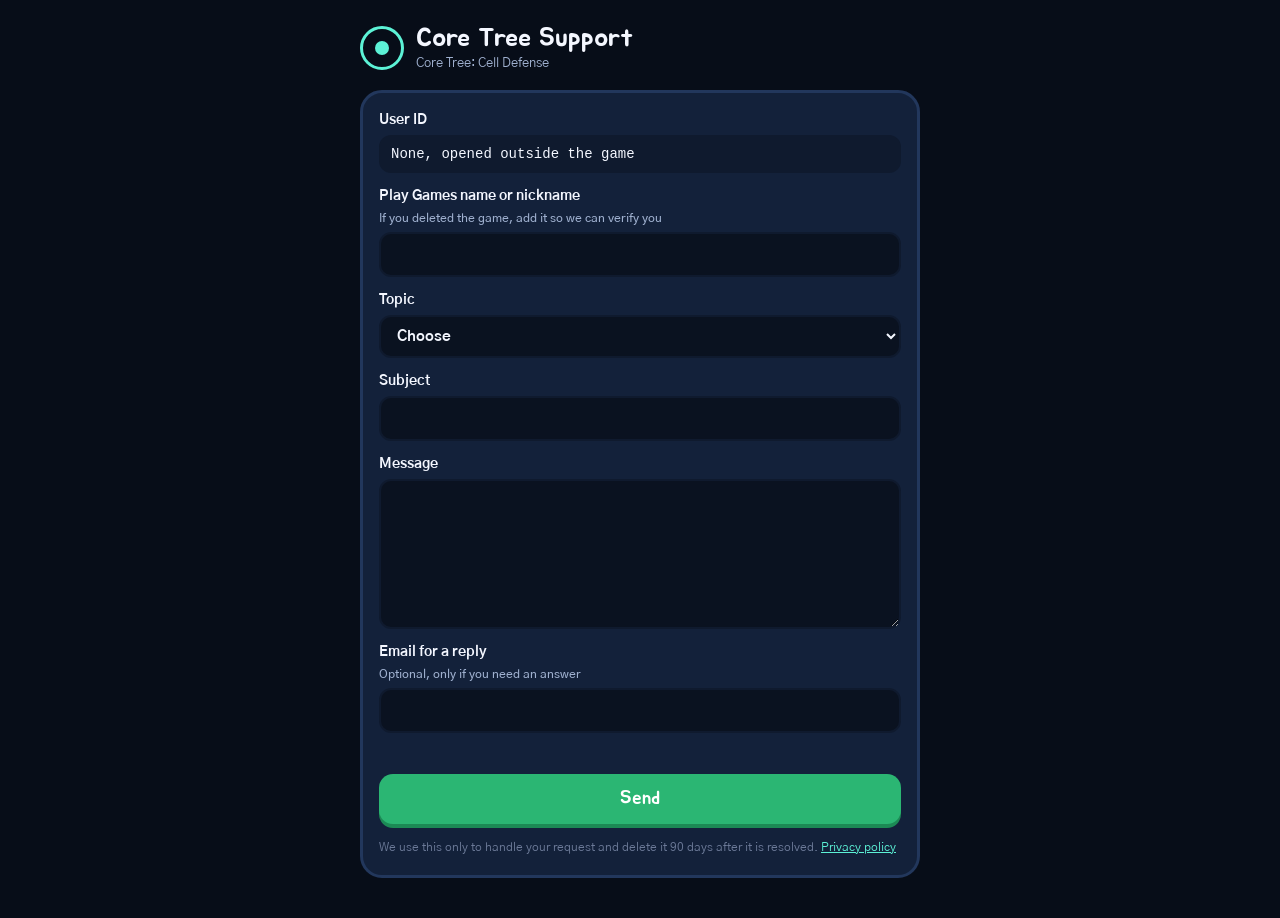
<file: coretree/support/index.html>
<!doctype html>
<html lang="ko">
<head>
<meta charset="utf-8">
<meta name="viewport" content="width=device-width, initial-scale=1, viewport-fit=cover">
<title>Core Tree Support</title>
<meta name="robots" content="noindex">
<link rel="preconnect" href="https://fonts.googleapis.com">
<link rel="preconnect" href="https://fonts.gstatic.com" crossorigin>
<link rel="stylesheet" href="https://fonts.googleapis.com/css2?family=Jua&family=Gothic+A1:wght@500;700&display=swap">
<style>
  :root {
    color-scheme: dark;
    --page: #070d18; --panel: #13213a; --edge: #22375c; --well: #0a1220; --inner: #0f1a2e;
    --text: #f4f7ff; --dim: #9fb0cf; --soft: #6c7a98; --buy: #2bb673; --buy-d: #1c8a55; --accent: #5cf2d6; --warn: #ff5c7a;
    --display: "Jua", "Apple SD Gothic Neo", "Malgun Gothic", sans-serif;
    --body: "Gothic A1", "Apple SD Gothic Neo", "Malgun Gothic", "Noto Sans", sans-serif;
  }
  * { box-sizing: border-box; }
  [hidden] { display: none !important; }
  html, body { margin: 0; background: var(--page); color: var(--text); font-family: var(--body); }
  body { padding-inline: 16px; padding-block: max(24px, env(safe-area-inset-top)) 40px; }
  main { max-width: 560px; margin: 0 auto; display: grid; gap: 18px; }
  header { display: flex; align-items: center; gap: 12px; }
  .logo { width: 44px; height: 44px; border-radius: 50%; border: 3px solid var(--accent); display: grid; place-items: center; flex: none; }
  .logo::after { content: ""; width: 14px; height: 14px; border-radius: 50%; background: var(--accent); }
  h1 { font-family: var(--display); font-weight: 400; font-size: 26px; margin: 0; line-height: 1.15; }
  header p { margin: 2px 0 0; color: var(--dim); font-size: 13px; }
  form, .done { background: var(--panel); border: 3px solid var(--edge); border-radius: 22px; padding: 18px 16px; display: grid; gap: 14px; }
  label { display: grid; gap: 6px; font-size: 14px; font-weight: 700; }
  label small { font-weight: 500; color: var(--dim); font-size: 12px; }
  input, select, textarea { width: 100%; font: inherit; font-size: 15px; color: var(--text); background: var(--well); border: 2px solid var(--inner); border-radius: 12px; padding: 11px 12px; }
  input:focus, select:focus, textarea:focus { outline: none; border-color: var(--accent); }
  textarea { min-height: 150px; resize: vertical; line-height: 1.5; }
  .uid { font-family: ui-monospace, Menlo, monospace; color: var(--dim); background: var(--inner); border-radius: 12px; padding: 11px 12px; font-size: 14px; display: flex; justify-content: space-between; gap: 8px; }
  .uid b { color: var(--text); font-weight: 500; }
  button { font-family: var(--display); font-size: 19px; color: #fff; background: var(--buy); border: 0; border-radius: 14px; padding: 13px; box-shadow: 0 4px 0 var(--buy-d); cursor: pointer; }
  button:disabled { opacity: .5; cursor: default; }
  button:focus-visible { outline: 3px solid var(--accent); outline-offset: 3px; }
  .note { color: var(--soft); font-size: 12px; line-height: 1.6; margin: 0; }
  .note a { color: var(--accent); }
  .err { color: var(--warn); font-size: 13px; margin: 0; min-height: 1em; }
  .done h2 { font-family: var(--display); font-weight: 400; font-size: 22px; margin: 0; }
  .done p { margin: 0; color: var(--dim); line-height: 1.6; }
</style>
</head>
<body>
<main>
  <header>
    <div class="logo" aria-hidden="true"></div>
    <div>
      <h1 data-t="title">코어 트리 문의</h1>
      <p data-t="sub">Core Tree: Cell Defense</p>
    </div>
  </header>

  <form id="f" novalidate>
    <label><span data-t="uid">유저 ID</span>
      <div class="uid"><b id="uidShow">-</b><span id="uidNote" data-t="uidAuto">게임에서 자동 입력</span></div>
    </label>
    <label id="nameRow" hidden><span data-t="who">Play 게임즈 이름 또는 별명</span>
      <small data-t="whoNote">게임을 지웠다면 본인 확인을 위해 적어 주세요</small>
      <input id="who" maxlength="40" autocomplete="off">
    </label>
    <label for="cat"><span data-t="cat">항목</span>
      <select id="cat" required>
        <option value="" data-t="catPick">선택</option>
        <option value="payment" data-t="catPay">결제</option>
        <option value="bug" data-t="catBug">버그</option>
        <option value="account" data-t="catAcc">계정과 진행</option>
        <option value="delete-account" data-t="catDelAcc">계정과 데이터 삭제 요청</option>
        <option value="delete-data" data-t="catDelData">진행 데이터만 삭제 요청</option>
        <option value="other" data-t="catEtc">기타</option>
      </select>
    </label>
    <label><span data-t="subject">제목</span>
      <input id="subject" maxlength="80" required>
    </label>
    <label><span data-t="body">문의 내용</span>
      <small id="payHint" data-t="payHint" hidden>결제 문의는 Google Play 주문번호(GPA로 시작)를 함께 적어 주세요</small>
      <textarea id="body" maxlength="3000" required></textarea>
    </label>
    <label><span data-t="email">답장 받을 이메일</span>
      <small data-t="emailNote">선택, 답이 필요할 때만</small>
      <input id="email" type="email" maxlength="120" autocomplete="email">
    </label>
    <p class="err" id="err" role="alert"></p>
    <button id="send" type="submit" data-t="send">보내기</button>
    <p class="note"><span data-t="privacy">보낸 내용은 문의 처리에만 쓰고, 처리 뒤 90일이 지나면 지웁니다.</span> <a id="pp" href="https://insange.github.io/cell-pulse-privacy/" data-t="pp">개인정보 처리방침</a></p>
  </form>

  <section class="done" id="done" hidden>
    <h2 data-t="doneTitle">접수됨</h2>
    <p data-t="doneBody">문의를 받았습니다. 이메일을 남겼다면 그 주소로 답장합니다.</p>
  </section>
</main>

<script>
(function () {
  // 제출은 Google 설문지(코어 트리 문의)로 — 개발자 주소는 이 페이지에 없다
  var FORM = "https://docs.google.com/forms/d/1fzf2TImtuQJyOySuO3DHpR10ETDpF6SxYpbtqhxzDSI/formResponse";
  var E = { uid: "entry.889602088", cat: "entry.1482260037", subject: "entry.367938840", body: "entry.861138184", email: "entry.1627616210", device: "entry.2030246133" };

  var T = {
    ko: { title: "코어 트리 문의", uid: "유저 ID", uidAuto: "게임에서 자동 입력", uidNone: "없음, 게임 밖에서 열림", who: "Play 게임즈 이름 또는 별명", whoNote: "게임을 지웠다면 본인 확인을 위해 적어 주세요", cat: "항목", catPick: "선택", catPay: "결제", catBug: "버그", catAcc: "계정과 진행", catDelAcc: "계정과 데이터 삭제 요청", catDelData: "진행 데이터만 삭제 요청", catEtc: "기타", subject: "제목", body: "문의 내용", payHint: "결제 문의는 Google Play 주문번호(GPA로 시작)를 함께 적어 주세요", email: "답장 받을 이메일", emailNote: "선택, 답이 필요할 때만", send: "보내기", sending: "보내는 중", privacy: "보낸 내용은 문의 처리에만 쓰고, 처리 뒤 90일이 지나면 지웁니다.", pp: "개인정보 처리방침", doneTitle: "접수됨", doneBody: "문의를 받았습니다. 이메일을 남겼다면 그 주소로 답장합니다.", errFill: "항목, 제목, 내용을 채워 주세요", errMail: "이메일 형식을 확인해 주세요", errSend: "보내지 못했습니다. 인터넷 연결을 확인하고 다시 시도해 주세요" },
    en: { title: "Core Tree Support", uid: "User ID", uidAuto: "Filled in by the game", uidNone: "None, opened outside the game", who: "Play Games name or nickname", whoNote: "If you deleted the game, add it so we can verify you", cat: "Topic", catPick: "Choose", catPay: "Payment", catBug: "Bug", catAcc: "Account and progress", catDelAcc: "Delete my account and data", catDelData: "Delete my progress data only", catEtc: "Other", subject: "Subject", body: "Message", payHint: "For payments, include your Google Play order number (starts with GPA)", email: "Email for a reply", emailNote: "Optional, only if you need an answer", send: "Send", sending: "Sending", privacy: "We use this only to handle your request and delete it 90 days after it is resolved.", pp: "Privacy policy", doneTitle: "Received", doneBody: "We got your message. If you left an email, we will reply there.", errFill: "Please fill in the topic, subject and message", errMail: "Please check the email address", errSend: "Couldn't send. Check your connection and try again" },
    ja: { title: "コアツリー お問い合わせ", uid: "ユーザーID", uidAuto: "ゲームが自動入力", uidNone: "なし、ゲーム外から開いた", who: "Play ゲームの名前またはニックネーム", whoNote: "ゲームを削除した場合は本人確認のために入力してください", cat: "項目", catPick: "選択", catPay: "決済", catBug: "不具合", catAcc: "アカウントと進行", catDelAcc: "アカウントとデータの削除", catDelData: "進行データのみ削除", catEtc: "その他", subject: "件名", body: "内容", payHint: "決済のお問い合わせは Google Play の注文番号(GPA で始まる)を記入してください", email: "返信用メール", emailNote: "任意、返信が必要な場合のみ", send: "送信", sending: "送信中", privacy: "お問い合わせの対応にのみ使い、対応後90日で削除します。", pp: "プライバシーポリシー", doneTitle: "受付完了", doneBody: "お問い合わせを受け付けました。メールを入力した場合はそちらに返信します。", errFill: "項目、件名、内容を入力してください", errMail: "メールアドレスを確認してください", errSend: "送信できませんでした。接続を確認してもう一度お試しください" },
    "zh-Hans": { title: "核心树 客服", uid: "用户 ID", uidAuto: "由游戏自动填写", uidNone: "无，从游戏外打开", who: "Play 游戏名称或昵称", whoNote: "如已删除游戏，请填写以便核实身份", cat: "类型", catPick: "请选择", catPay: "支付", catBug: "错误", catAcc: "账号与进度", catDelAcc: "删除账号和数据", catDelData: "仅删除进度数据", catEtc: "其他", subject: "标题", body: "内容", payHint: "支付问题请附上 Google Play 订单号（以 GPA 开头）", email: "回复邮箱", emailNote: "可选，需要回复时填写", send: "发送", sending: "发送中", privacy: "仅用于处理你的请求，处理完成 90 天后删除。", pp: "隐私政策", doneTitle: "已收到", doneBody: "我们已收到你的消息。如留了邮箱，会通过邮箱回复。", errFill: "请填写类型、标题和内容", errMail: "请检查邮箱地址", errSend: "发送失败，请检查网络后重试" },
    "zh-Hant": { title: "核心樹 客服", uid: "使用者 ID", uidAuto: "由遊戲自動填寫", uidNone: "無，從遊戲外開啟", who: "Play 遊戲名稱或暱稱", whoNote: "如已刪除遊戲，請填寫以便核實身分", cat: "類型", catPick: "請選擇", catPay: "付款", catBug: "錯誤", catAcc: "帳號與進度", catDelAcc: "刪除帳號和資料", catDelData: "僅刪除進度資料", catEtc: "其他", subject: "標題", body: "內容", payHint: "付款問題請附上 Google Play 訂單編號（以 GPA 開頭）", email: "回覆信箱", emailNote: "選填，需要回覆時填寫", send: "送出", sending: "送出中", privacy: "僅用於處理你的請求，處理完成 90 天後刪除。", pp: "隱私權政策", doneTitle: "已收到", doneBody: "我們已收到你的訊息。如留了信箱，會透過信箱回覆。", errFill: "請填寫類型、標題和內容", errMail: "請檢查信箱地址", errSend: "送出失敗，請檢查網路後重試" },
    es: { title: "Soporte de Core Tree", uid: "ID de usuario", uidAuto: "Lo rellena el juego", uidNone: "Ninguno, abierto fuera del juego", who: "Nombre de Play Juegos o apodo", whoNote: "Si borraste el juego, escríbelo para verificarte", cat: "Tema", catPick: "Elegir", catPay: "Pago", catBug: "Error", catAcc: "Cuenta y progreso", catDelAcc: "Borrar mi cuenta y datos", catDelData: "Borrar solo mi progreso", catEtc: "Otro", subject: "Asunto", body: "Mensaje", payHint: "Para pagos, incluye tu número de pedido de Google Play (empieza por GPA)", email: "Correo para responder", emailNote: "Opcional, solo si necesitas respuesta", send: "Enviar", sending: "Enviando", privacy: "Solo lo usamos para atender tu solicitud y lo borramos 90 días después.", pp: "Política de privacidad", doneTitle: "Recibido", doneBody: "Recibimos tu mensaje. Si dejaste un correo, responderemos allí.", errFill: "Completa el tema, el asunto y el mensaje", errMail: "Revisa el correo", errSend: "No se pudo enviar. Revisa tu conexión e inténtalo de nuevo" },
    pt: { title: "Suporte do Core Tree", uid: "ID do usuário", uidAuto: "Preenchido pelo jogo", uidNone: "Nenhum, aberto fora do jogo", who: "Nome do Play Games ou apelido", whoNote: "Se você apagou o jogo, informe para verificarmos você", cat: "Assunto", catPick: "Escolher", catPay: "Pagamento", catBug: "Erro", catAcc: "Conta e progresso", catDelAcc: "Excluir minha conta e dados", catDelData: "Excluir só meu progresso", catEtc: "Outro", subject: "Título", body: "Mensagem", payHint: "Para pagamentos, informe o número do pedido do Google Play (começa com GPA)", email: "E-mail para resposta", emailNote: "Opcional, só se precisar de resposta", send: "Enviar", sending: "Enviando", privacy: "Usamos só para atender seu pedido e excluímos 90 dias depois.", pp: "Política de privacidade", doneTitle: "Recebido", doneBody: "Recebemos sua mensagem. Se deixou um e-mail, responderemos por lá.", errFill: "Preencha o assunto, o título e a mensagem", errMail: "Confira o e-mail", errSend: "Não foi possível enviar. Verifique a conexão e tente de novo" },
    de: { title: "Core Tree Support", uid: "Nutzer-ID", uidAuto: "Vom Spiel ausgefüllt", uidNone: "Keine, außerhalb des Spiels geöffnet", who: "Play Spiele-Name oder Spitzname", whoNote: "Falls du das Spiel gelöscht hast, zur Bestätigung angeben", cat: "Thema", catPick: "Auswählen", catPay: "Zahlung", catBug: "Fehler", catAcc: "Konto und Fortschritt", catDelAcc: "Konto und Daten löschen", catDelData: "Nur Fortschritt löschen", catEtc: "Sonstiges", subject: "Betreff", body: "Nachricht", payHint: "Bei Zahlungen bitte die Google Play-Bestellnummer (beginnt mit GPA) angeben", email: "E-Mail für Antwort", emailNote: "Optional, nur wenn du eine Antwort brauchst", send: "Senden", sending: "Wird gesendet", privacy: "Wir nutzen das nur für deine Anfrage und löschen es 90 Tage danach.", pp: "Datenschutzerklärung", doneTitle: "Erhalten", doneBody: "Wir haben deine Nachricht erhalten. Mit E-Mail antworten wir dorthin.", errFill: "Bitte Thema, Betreff und Nachricht ausfüllen", errMail: "Bitte E-Mail-Adresse prüfen", errSend: "Senden fehlgeschlagen. Verbindung prüfen und erneut versuchen" },
    fr: { title: "Assistance Core Tree", uid: "ID joueur", uidAuto: "Rempli par le jeu", uidNone: "Aucun, ouvert hors du jeu", who: "Nom Play Jeux ou pseudo", whoNote: "Si vous avez supprimé le jeu, indiquez-le pour vérifier votre identité", cat: "Sujet", catPick: "Choisir", catPay: "Paiement", catBug: "Bug", catAcc: "Compte et progression", catDelAcc: "Supprimer mon compte et mes données", catDelData: "Supprimer seulement ma progression", catEtc: "Autre", subject: "Objet", body: "Message", payHint: "Pour un paiement, indiquez le numéro de commande Google Play (commence par GPA)", email: "E-mail pour la réponse", emailNote: "Facultatif, si vous attendez une réponse", send: "Envoyer", sending: "Envoi", privacy: "Utilisé uniquement pour votre demande et supprimé 90 jours après.", pp: "Politique de confidentialité", doneTitle: "Reçu", doneBody: "Nous avons reçu votre message. Si vous avez laissé un e-mail, nous y répondrons.", errFill: "Remplissez le sujet, l'objet et le message", errMail: "Vérifiez l'adresse e-mail", errSend: "Envoi impossible. Vérifiez la connexion et réessayez" },
    ru: { title: "Поддержка Core Tree", uid: "ID игрока", uidAuto: "Заполняется игрой", uidNone: "Нет, открыто вне игры", who: "Имя в Play Играх или ник", whoNote: "Если вы удалили игру, укажите для проверки", cat: "Тема", catPick: "Выбрать", catPay: "Оплата", catBug: "Ошибка", catAcc: "Аккаунт и прогресс", catDelAcc: "Удалить аккаунт и данные", catDelData: "Удалить только прогресс", catEtc: "Другое", subject: "Заголовок", body: "Сообщение", payHint: "Для оплаты укажите номер заказа Google Play (начинается с GPA)", email: "Почта для ответа", emailNote: "Необязательно, если нужен ответ", send: "Отправить", sending: "Отправка", privacy: "Используем только для вашего запроса и удаляем через 90 дней.", pp: "Политика конфиденциальности", doneTitle: "Получено", doneBody: "Мы получили сообщение. Если вы оставили почту, ответим туда.", errFill: "Заполните тему, заголовок и сообщение", errMail: "Проверьте адрес почты", errSend: "Не удалось отправить. Проверьте подключение и повторите" }
  };

  var q = new URLSearchParams(location.search);
  var lang = q.get("lang") || (navigator.language || "en");
  if (!T[lang]) lang = /^zh/.test(lang) ? (/(TW|HK|Hant)/i.test(lang) ? "zh-Hant" : "zh-Hans") : lang.slice(0, 2);
  if (!T[lang]) lang = "en";
  var t = T[lang];
  document.documentElement.lang = lang;
  document.title = t.title;
  document.querySelectorAll("[data-t]").forEach(function (el) { var k = el.getAttribute("data-t"); if (t[k]) el.textContent = t[k]; });
  document.getElementById("pp").href = "https://insange.github.io/cell-pulse-privacy/?lang=" + lang;

  var uid = (q.get("uid") || "").replace(/[^A-Za-z0-9_-]/g, "").slice(0, 64);
  var sig = (q.get("sig") || "").replace(/[^a-f0-9]/g, "").slice(0, 16);
  var ver = (q.get("v") || "").replace(/[^0-9.]/g, "").slice(0, 16);
  // 주소창 · 화면에는 앞 8자만 (전체는 숨은 값으로만 보낸다)
  document.getElementById("uidShow").textContent = uid ? uid.slice(0, 8) + "…" : t.uidNone;
  if (!uid) { document.getElementById("uidNote").textContent = ""; document.getElementById("nameRow").hidden = false; }
  if (uid && history.replaceState) history.replaceState(null, "", location.pathname + "?lang=" + lang);

  var cat = document.getElementById("cat");
  var pre = q.get("cat"); if (pre && cat.querySelector('option[value="' + pre + '"]')) cat.value = pre;
  if (location.hash === "#delete") cat.value = "delete-account";
  if (location.hash === "#data") cat.value = "delete-data";
  function hint() { document.getElementById("payHint").hidden = cat.value !== "payment"; }
  cat.addEventListener("change", hint); hint();

  var f = document.getElementById("f"), err = document.getElementById("err"), btn = document.getElementById("send");
  f.addEventListener("submit", function (ev) {
    ev.preventDefault();
    err.textContent = "";
    var subject = document.getElementById("subject").value.trim(), body = document.getElementById("body").value.trim(), email = document.getElementById("email").value.trim();
    var who = document.getElementById("who").value.trim();
    if (!cat.value || !subject || !body) { err.textContent = t.errFill; return; }
    if (email && !/^[^\s@]+@[^\s@]+\.[^\s@]+$/.test(email)) { err.textContent = t.errMail; return; }
    var d = new FormData();
    d.append(E.uid, uid || ("(no id) " + who));
    d.append(E.cat, cat.value);
    d.append(E.subject, subject);
    d.append(E.body, body);
    d.append(E.email, email);
    d.append(E.device, "v=" + ver + " lang=" + lang + " sig=" + sig + " ua=" + navigator.userAgent.slice(0, 160));
    btn.disabled = true; btn.textContent = t.sending;
    fetch(FORM, { method: "POST", mode: "no-cors", body: d }).then(function () {
      f.hidden = true; document.getElementById("done").hidden = false;
    }).catch(function () {
      err.textContent = t.errSend; btn.disabled = false; btn.textContent = t.send;
    });
  });
})();
</script>
</body>
</html>
</file>
<file: coretree/site.css>
/* 코어 트리 소개 페이지 (/coretree/, /coretree/en/) 공용 스타일.
   게임 화면처럼 어두운 배양 접시 위에 세로 한 줄로 쌓는다. 문의 페이지(support/)와 같은 색 · 글꼴. */
:root {
  color-scheme: dark;
  --page: #070d18;      /* 게임 배경 */
  --panel: #111d33;     /* 게임 패널 */
  --edge: #22375c;
  --text: #f2f5fc;
  --soft: #a4b3cf;
  --dim: #8392b0;
  --mint: #5cf2d6;      /* 신호 */
  --mint-d: #2a9e89;
  --gold: #ffc94d;
  --display: "Jua", "Apple SD Gothic Neo", "Malgun Gothic", sans-serif;
  --body: "Gothic A1", "Apple SD Gothic Neo", "Malgun Gothic", "Noto Sans KR", sans-serif;
}
* { box-sizing: border-box; }
html, body { margin: 0; }
html { -webkit-text-size-adjust: 100%; }
body {
  background-color: var(--page);
  color: var(--text);
  font-family: var(--body);
  font-size: 16px;
  line-height: 1.65;
  padding-left: max(16px, env(safe-area-inset-left, 0px));
  padding-right: max(16px, env(safe-area-inset-right, 0px));
  padding-top: max(16px, env(safe-area-inset-top, 0px));
  padding-bottom: 56px;
  background-image:
    radial-gradient(circle at 50% 0%, rgba(92, 242, 214, 0.08), transparent 55%),
    radial-gradient(circle at 50% 50%, transparent 0 46%, rgba(34, 55, 92, 0.35) 46.2% 46.6%, transparent 46.8%);
  background-attachment: fixed;
  overflow-x: hidden;
}
html:lang(ko) body { word-break: keep-all; overflow-wrap: break-word; }   /* 한국어는 낱말 중간에서 줄을 바꾸지 않는다 */
main { max-width: 980px; margin: 0 auto; display: grid; gap: 64px; }
h1, h2, h3 { font-family: var(--display); font-weight: 400; margin: 0; text-wrap: balance; letter-spacing: 0.01em; }
h2 { font-size: clamp(26px, 4vw, 34px); line-height: 1.25; }
h3, h2.h3 { font-size: 21px; line-height: 1.3; }
p { margin: 0; }
a { color: var(--mint); }
a:focus-visible, .strip:focus-visible { outline: 2px solid var(--gold); outline-offset: 3px; border-radius: 4px; }
.eyebrow { font-size: 13px; font-weight: 700; letter-spacing: 0.08em; color: var(--mint); }
.lead { color: var(--soft); max-width: 62ch; }
.sec { display: grid; gap: 22px; }
.sec-head { display: grid; gap: 4px; }

/* 맨 위: 개발자 홈 · 언어 */
.top { max-width: 980px; margin: 0 auto 18px; display: flex; justify-content: space-between; align-items: center; gap: 12px; }
.top .home { color: var(--soft); font-size: 13px; font-weight: 700; text-decoration: none; padding: 8px 0; }
.top .home:hover { color: var(--text); }
.lang { display: flex; gap: 2px; padding: 3px; border-radius: 999px; background: var(--panel); border: 1px solid var(--edge); }
.lang a { font-size: 13px; font-weight: 700; padding: 7px 14px; border-radius: 999px; color: var(--soft); text-decoration: none; }
.lang a[aria-current="page"] { background: var(--mint); color: var(--page); }

/* 히어로 */
.hero { display: grid; gap: 22px; }
.hero-art { margin: 0; border-radius: 22px; overflow: hidden; border: 2px solid var(--edge); aspect-ratio: 1024 / 500; }
.hero-art img { width: 100%; height: 100%; object-fit: cover; display: block; }
.hero-head { display: flex; gap: 18px; align-items: center; }
.hero-head img { width: 84px; height: 84px; border-radius: 20px; border: 2px solid var(--edge); flex: none; }
.hero-head div { min-width: 0; display: grid; gap: 6px; }
.hero h1 { font-size: clamp(30px, 6vw, 52px); line-height: 1.1; }
.tagline { font-family: var(--display); font-size: clamp(18px, 2.6vw, 24px); color: var(--gold); line-height: 1.4; max-width: 34ch; }
.chips { display: flex; flex-wrap: wrap; gap: 8px; margin: 0; padding: 0; list-style: none; }
.chips li { font-size: 13px; font-weight: 700; padding: 6px 12px; border-radius: 999px; background: var(--panel); border: 1px solid var(--edge); color: var(--soft); }
.chips li.live { color: var(--page); background: var(--mint); border-color: var(--mint); }
.store-btn { display: inline-flex; align-items: center; gap: 10px; width: fit-content; max-width: 100%; font-family: var(--display); font-size: 19px; padding: 12px 22px; border-radius: 14px; background: var(--mint); color: var(--page); text-decoration: none; box-shadow: 0 4px 0 var(--mint-d); }
.store-btn:hover { filter: brightness(1.06); }
.store-btn:active { transform: translateY(2px); box-shadow: 0 2px 0 var(--mint-d); }
.store-btn svg { flex: none; }

/* 한눈에 보기 */
.facts { margin: 0; display: grid; grid-template-columns: minmax(6em, max-content) minmax(0, 1fr); background: var(--panel); border: 2px solid var(--edge); border-radius: 18px; overflow: hidden; }
.facts dt, .facts dd { margin: 0; padding: 12px 16px; border-top: 1px solid var(--edge); font-size: 15px; }
.facts dt { color: var(--dim); font-weight: 700; }
.facts dd { color: var(--text); }
.facts dt:first-of-type, .facts dt:first-of-type + dd { border-top: 0; }

/* 핵심 규칙 */
.steps { display: grid; grid-template-columns: repeat(3, minmax(0, 1fr)); gap: 14px; margin: 0; padding: 0; list-style: none; }
.step { background: var(--panel); border: 2px solid var(--edge); border-radius: 18px; padding: 18px; display: grid; gap: 10px; align-content: start; }
.step .n { font-family: var(--display); font-size: 15px; color: var(--page); background: var(--mint); width: 30px; height: 30px; border-radius: 50%; display: grid; place-items: center; }
.step p { color: var(--soft); font-size: 15px; }
.pulse-demo { margin: 0; background: var(--panel); border: 2px solid var(--edge); border-radius: 18px; padding: 10px; }
.pulse-demo canvas { width: 100%; height: 220px; display: block; }
.pulse-demo figcaption { font-size: 13px; color: var(--dim); padding: 6px 8px 2px; }

/* 스크린샷 */
.strip { display: grid; grid-auto-flow: column; grid-auto-columns: minmax(160px, 210px); gap: 14px; overflow-x: auto; padding-bottom: 10px; scroll-snap-type: x mandatory; overscroll-behavior-x: contain; }
.strip figure { margin: 0; scroll-snap-align: start; display: grid; gap: 8px; align-content: start; }
.strip img { width: 100%; height: auto; border-radius: 16px; border: 2px solid var(--edge); display: block; aspect-ratio: 540 / 960; background: var(--panel); }
.strip figcaption { font-size: 13px; color: var(--soft); }

/* 카드 */
.grid { display: grid; grid-template-columns: repeat(auto-fit, minmax(260px, 1fr)); gap: 14px; }
.card { background: var(--panel); border: 2px solid var(--edge); border-radius: 18px; padding: 20px; display: grid; gap: 8px; align-content: start; }
.card p { color: var(--soft); font-size: 15px; }
.card .tag { font-size: 12px; font-weight: 700; color: var(--gold); letter-spacing: 0.06em; }
.cells { display: flex; flex-wrap: wrap; gap: 6px; margin: 4px 0 0; padding: 0; list-style: none; }
.cells li { font-size: 13px; padding: 3px 10px; border-radius: 8px; background: rgba(92, 242, 214, 0.1); color: var(--mint); }

/* 자주 묻는 질문 */
.faq { display: grid; gap: 10px; }
.faq details { background: var(--panel); border: 2px solid var(--edge); border-radius: 16px; padding: 0 18px; }
.faq summary { cursor: pointer; padding: 14px 0; font-weight: 700; list-style: none; display: flex; justify-content: space-between; gap: 12px; }
.faq summary::-webkit-details-marker { display: none; }
.faq summary::after { content: "+"; color: var(--mint); font-family: var(--display); font-size: 20px; line-height: 1; }
.faq details[open] summary::after { content: "\2212"; }
.faq summary:focus-visible { outline: 2px solid var(--gold); outline-offset: 2px; border-radius: 6px; }
.faq details p { color: var(--soft); font-size: 15px; padding-bottom: 16px; }

/* 만든 사람 */
.links { display: flex; flex-wrap: wrap; gap: 8px 16px; margin-top: 4px; }
.links a { font-weight: 700; font-size: 15px; text-decoration: none; border-bottom: 1px solid rgba(92, 242, 214, 0.4); padding: 4px 0; }
.links a:hover { border-bottom-color: var(--mint); }
footer { color: var(--dim); font-size: 13px; text-align: center; }

@media (max-width: 720px) {
  .steps { grid-template-columns: 1fr; }
  main { gap: 52px; }
  .hero-head img { width: 64px; height: 64px; border-radius: 16px; }
}
@media (max-width: 420px) {
  .facts { grid-template-columns: 1fr; }
  .facts dt { padding-bottom: 0; }
  .facts dd { border-top: 0; padding-top: 2px; }
}
</file>
